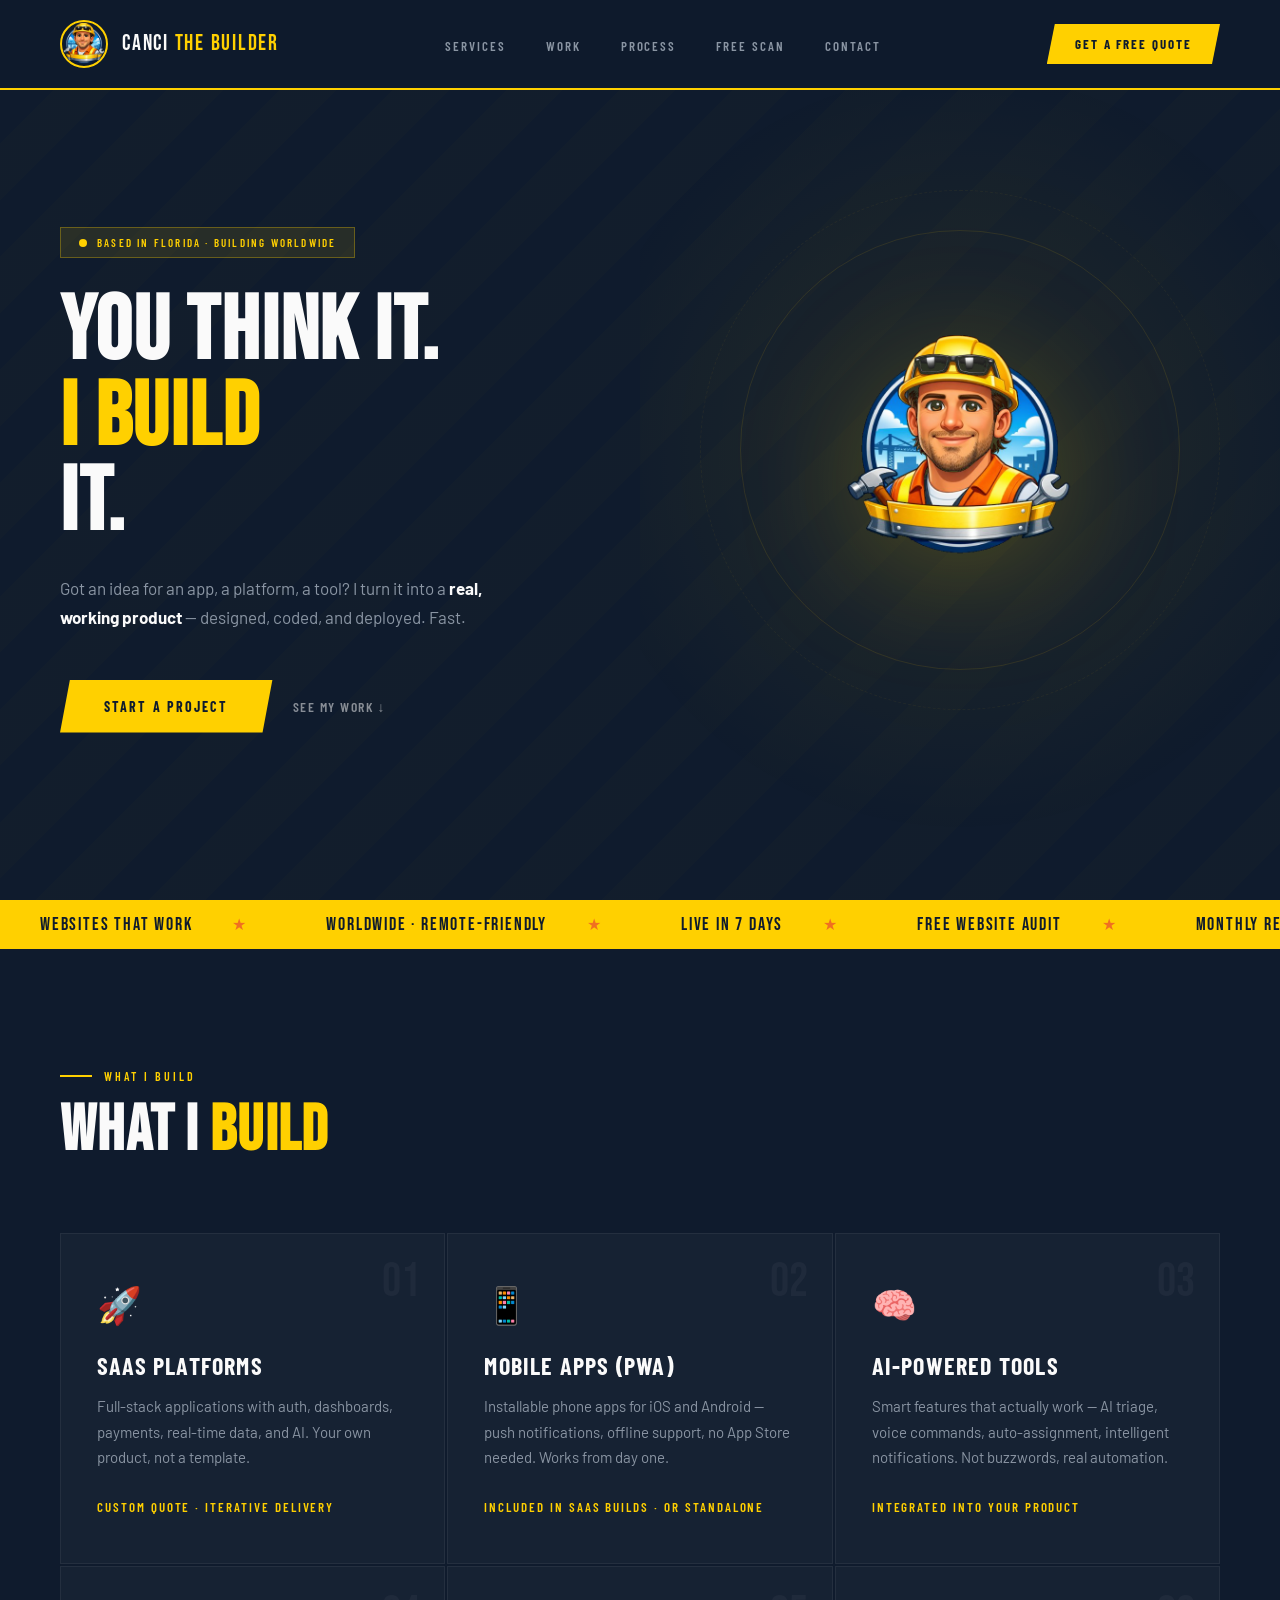
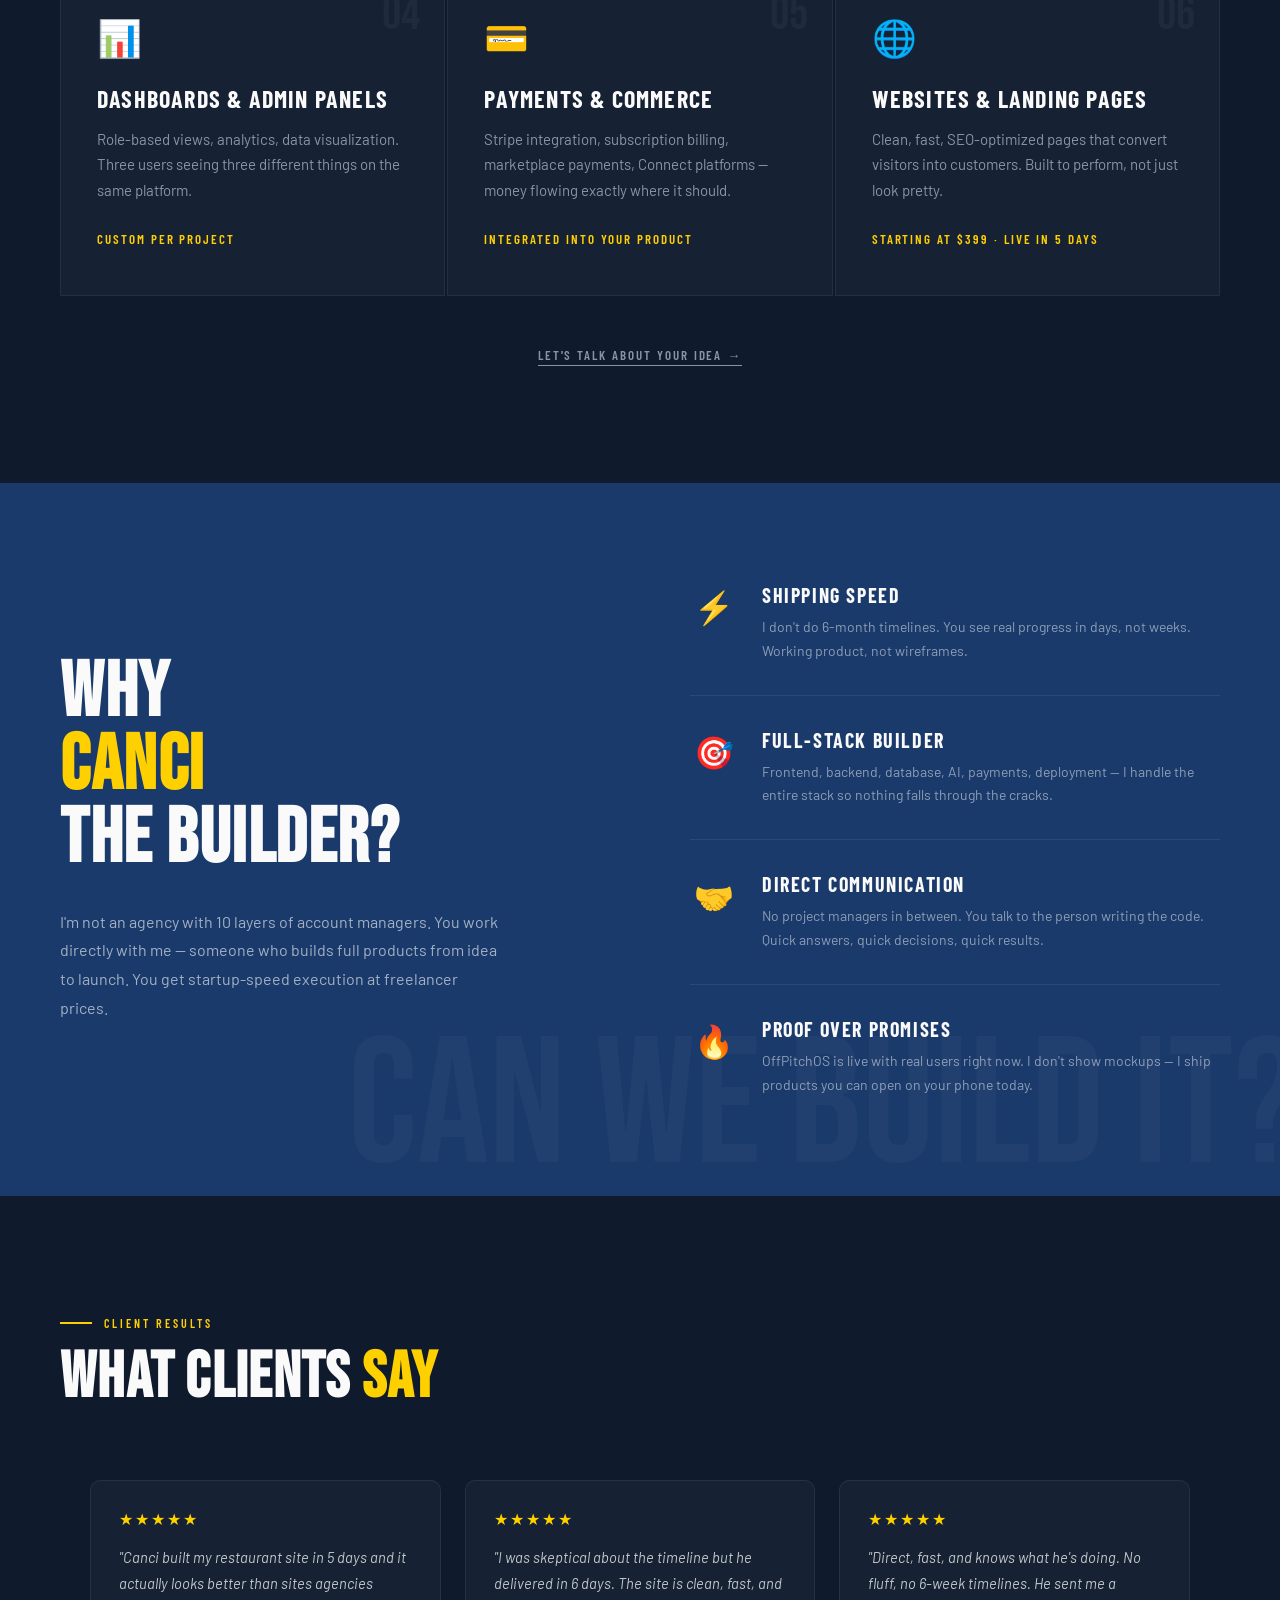
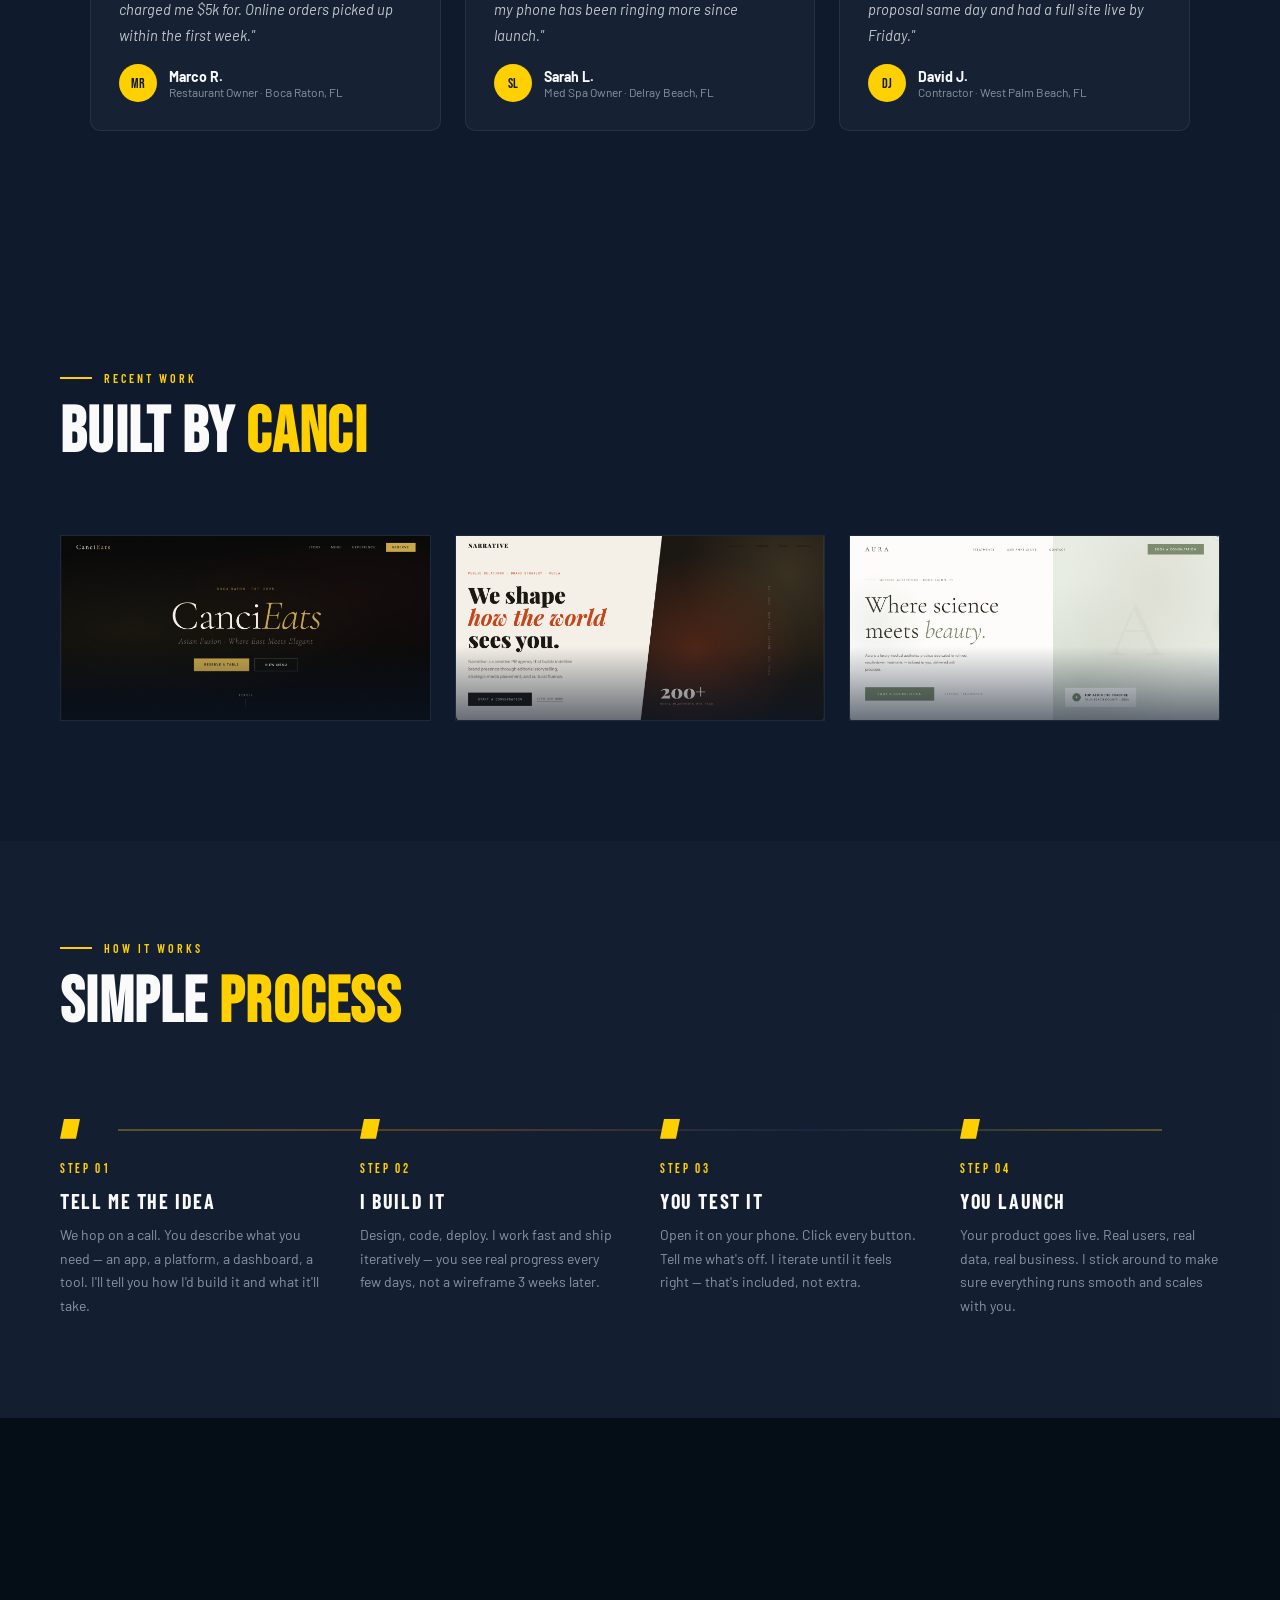
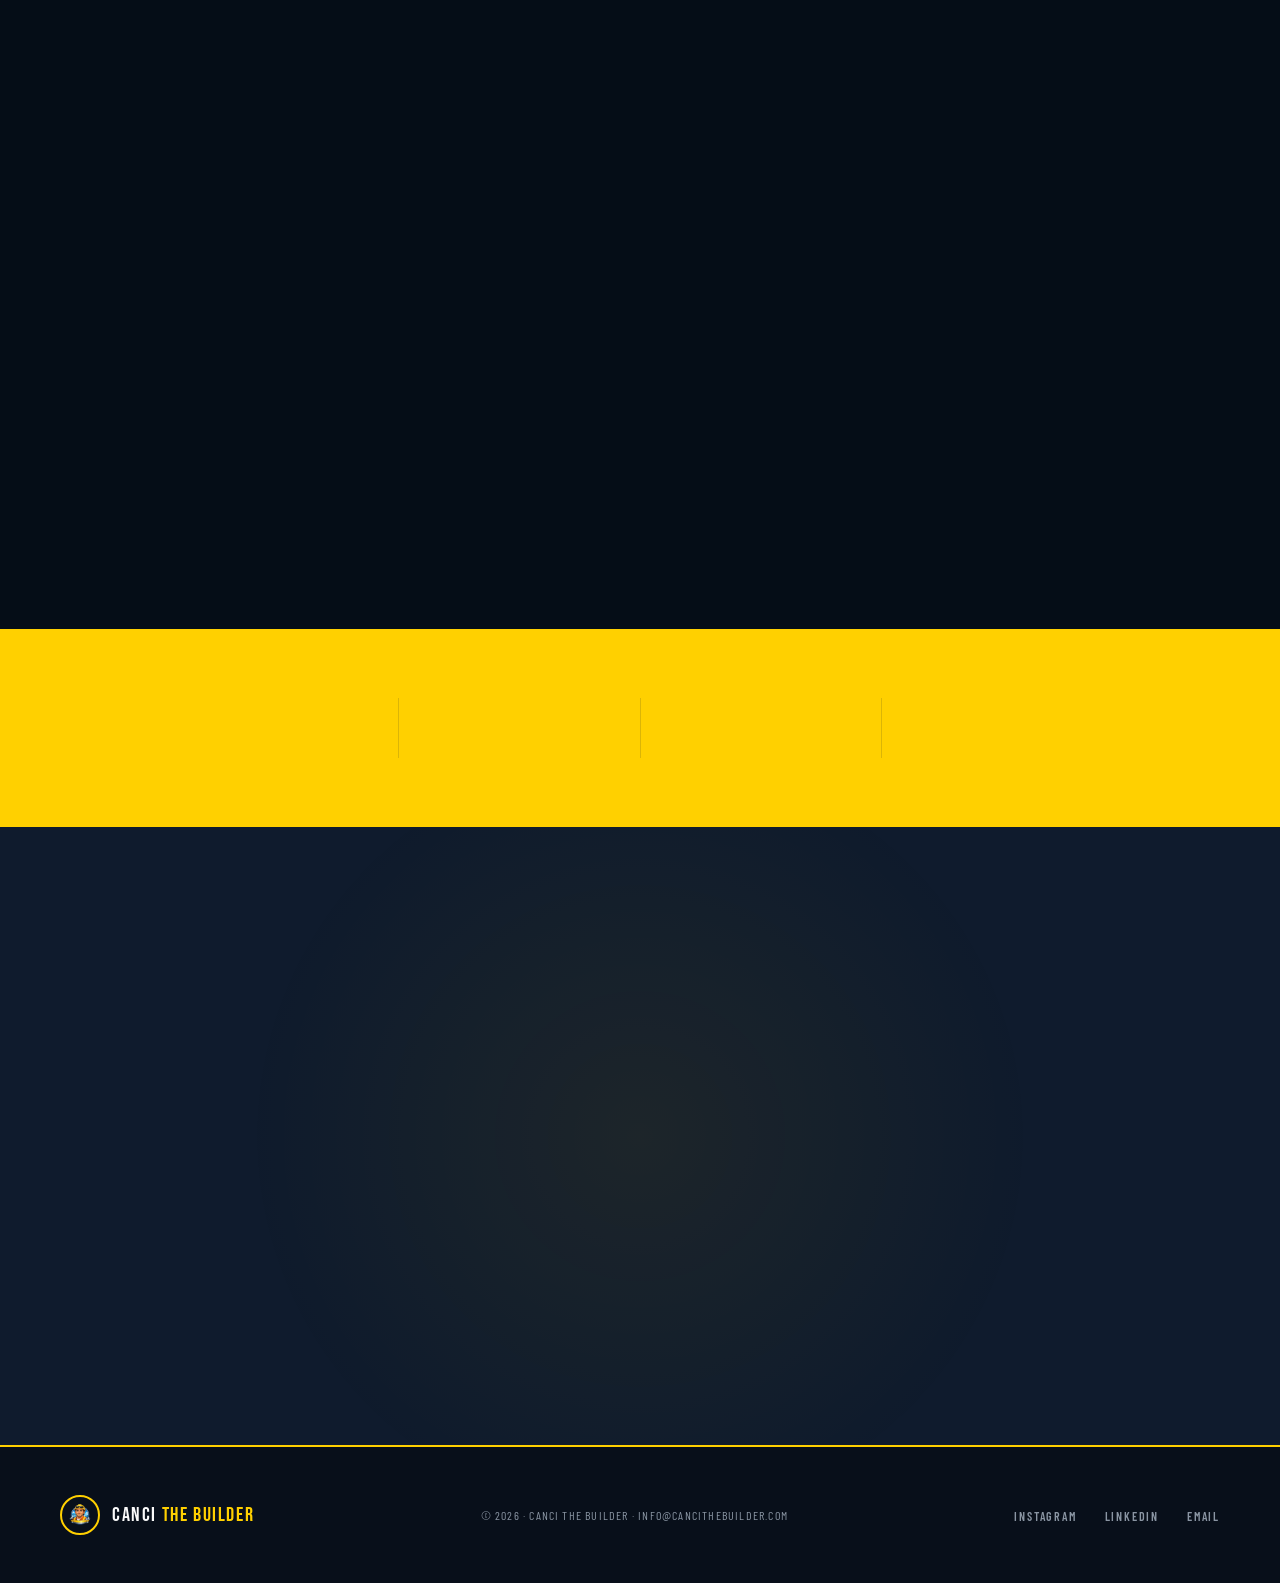
<file: scan.html>
<!DOCTYPE html>
<html lang="en">
<head>
  <!-- Google tag (gtag.js) -->
  <script async src="https://www.googletagmanager.com/gtag/js?id=G-XYY9YQW58B"></script>
  <script>
    window.dataLayer = window.dataLayer || [];
    function gtag(){dataLayer.push(arguments);}
    gtag('js', new Date());
    gtag('config', 'G-XYY9YQW58B');
  </script>
  <meta charset="UTF-8" />
  <meta name="viewport" content="width=device-width, initial-scale=1.0" />
  <title>Free Website Analysis — Cancilab by Canci The Builder</title>
  <meta name="description" content="Get a free AI-powered website analysis. See your score, discover what's costing you clients, and get a personalized action plan in under 60 seconds." />
  <meta property="og:title" content="Free Website Analysis — Cancilab" />
  <meta property="og:description" content="AI scans your site for conversion killers, SEO gaps, and performance issues. Free. No sign up." />
  <meta property="og:url" content="https://cancithebuilder.com/scan.html" />
  <link href="https://fonts.googleapis.com/css2?family=Bebas+Neue&family=Barlow:wght@400;500;600;700&family=Barlow+Condensed:wght@500;600;700&display=swap" rel="stylesheet">
  <style>
    * { box-sizing: border-box; margin: 0; padding: 0; }
    :root {
      --yellow: #FFD000;
      --orange: #F07020;
      --dark:   #0F1B2D;
      --darker: #091422;
      --white:  #FAFAFA;
      --gray:   #8A95A3;
      --card:   #132033;
      --border: #1E3050;
    }

    body {
      font-family: 'Barlow', sans-serif;
      background: var(--dark);
      color: var(--white);
      min-height: 100vh;
      background-image: repeating-linear-gradient(
        -45deg, transparent, transparent 40px,
        rgba(255,208,0,0.015) 40px, rgba(255,208,0,0.015) 41px
      );
    }

    /* ── Nav ── */
    nav {
      display: flex;
      align-items: center;
      justify-content: space-between;
      padding: 16px 48px;
      background: rgba(9,20,34,0.95);
      backdrop-filter: blur(10px);
      border-bottom: 2px solid var(--yellow);
      position: sticky; top: 0; z-index: 100;
    }
    .nav-logo {
      font-family: 'Bebas Neue', sans-serif;
      font-size: 1.4rem; letter-spacing: 2px; color: var(--white);
      text-decoration: none;
    }
    .nav-logo span { color: var(--yellow); }
    .nav-back {
      font-family: 'Barlow Condensed', sans-serif;
      font-size: 0.8rem; font-weight: 600; letter-spacing: 1.5px;
      text-transform: uppercase; color: var(--gray);
      text-decoration: none; transition: color 0.2s;
    }
    .nav-back:hover { color: var(--yellow); }

    /* ── Loading Screen ── */
    #loadingScreen {
      display: flex;
      flex-direction: column;
      align-items: center;
      justify-content: center;
      min-height: calc(100vh - 65px);
      padding: 48px 24px;
      text-align: center;
    }

    .scanning-domain {
      font-family: 'Barlow Condensed', sans-serif;
      font-size: 0.8rem; font-weight: 700;
      letter-spacing: 3px; text-transform: uppercase;
      color: var(--yellow); margin-bottom: 14px;
    }
    .loading-headline {
      font-family: 'Bebas Neue', sans-serif;
      font-size: clamp(2rem, 5vw, 3.2rem);
      letter-spacing: 3px; color: var(--white);
      line-height: 1; margin-bottom: 8px;
    }
    .loading-headline span { color: var(--yellow); }
    .loading-sub {
      font-size: 0.88rem; color: var(--gray);
      margin-bottom: 48px;
    }

    .nodes-wrap {
      display: flex;
      flex-direction: column;
      gap: 10px;
      width: 100%;
      max-width: 460px;
      text-align: left;
    }
    .node {
      display: flex;
      align-items: center;
      gap: 14px;
      padding: 12px 16px;
      background: rgba(255,255,255,0.02);
      border: 1px solid rgba(255,255,255,0.05);
      border-radius: 3px;
      opacity: 0.25;
      transition: opacity 0.4s, border-color 0.4s, background 0.4s;
    }
    .node.active {
      opacity: 1;
      border-color: rgba(255,208,0,0.3);
      background: rgba(255,208,0,0.04);
    }
    .node.done {
      opacity: 0.65;
      border-color: rgba(107,255,170,0.2);
      background: rgba(107,255,170,0.03);
    }
    .node-icon {
      font-size: 1.1rem; width: 36px; height: 36px;
      background: rgba(255,255,255,0.04);
      border-radius: 50%;
      display: flex; align-items: center; justify-content: center;
      flex-shrink: 0;
    }
    .node.active .node-icon { background: rgba(255,208,0,0.1); }
    .node.done .node-icon  { background: rgba(107,255,170,0.08); }
    .node-text { flex: 1; }
    .node-name {
      font-family: 'Barlow Condensed', sans-serif;
      font-size: 0.82rem; font-weight: 700; letter-spacing: 0.5px;
      color: var(--white); text-transform: uppercase; margin-bottom: 2px;
    }
    .node-desc { font-size: 0.72rem; color: var(--gray); }
    .node-status {
      font-family: 'Barlow Condensed', sans-serif;
      font-size: 0.7rem; font-weight: 700; letter-spacing: 1px;
      text-transform: uppercase; min-width: 52px; text-align: right;
    }
    .node:not(.active):not(.done) .node-status { color: transparent; }
    .node.active .node-status { color: var(--yellow); }
    .node.done   .node-status { color: #6bffaa; }
    @keyframes blink { 0%,100%{opacity:1} 50%{opacity:0.2} }
    .node.active .node-status::after { content:'...'; animation: blink 1s infinite; }

    /* ── Results ── */
    #resultsScreen {
      display: none;
      max-width: 1040px;
      margin: 0 auto;
      padding: 48px 24px 80px;
    }

    /* Score header */
    .results-top {
      text-align: center;
      margin-bottom: 32px;
    }
    .results-eyebrow {
      font-family: 'Barlow Condensed', sans-serif;
      font-size: 0.72rem; font-weight: 700; letter-spacing: 3px;
      text-transform: uppercase; color: var(--yellow); margin-bottom: 12px;
    }
    .results-headline {
      font-family: 'Bebas Neue', sans-serif;
      font-size: clamp(1.8rem, 4vw, 2.8rem);
      letter-spacing: 2px; color: var(--white); margin-bottom: 6px;
    }
    .results-headline span { color: #ff6b6b; }
    .results-domain {
      font-family: 'Barlow Condensed', sans-serif;
      font-size: 0.8rem; color: var(--gray); letter-spacing: 1px;
    }

    /* Score bar */
    .score-bar {
      display: flex; align-items: center; gap: 20px;
      background: var(--card);
      border: 1px solid var(--border);
      border-left: 3px solid var(--yellow);
      border-radius: 3px; padding: 18px 24px; margin-bottom: 24px;
    }
    .score-ring-wrap { position: relative; width: 140px; height: 140px; flex-shrink: 0; }
    .score-ring-wrap svg { transform: rotate(-90deg); filter: drop-shadow(0 0 12px rgba(255,107,107,0.4)); transition: filter 0.5s; }
    .score-ring-inner {
      position: absolute; inset: 0;
      display: flex; flex-direction: column;
      align-items: center; justify-content: center;
    }
    .snum { font-family: 'Bebas Neue', sans-serif; font-size: 3.2rem; color: #ff6b6b; line-height: 1; transition: color 0.5s; }
    .sden { font-family: 'Barlow Condensed', sans-serif; font-size: 0.7rem; color: var(--gray); letter-spacing: 1px; }
    .score-info h3 {
      font-family: 'Bebas Neue', sans-serif;
      font-size: 1.2rem; letter-spacing: 1.5px;
      color: var(--white); margin-bottom: 10px;
    }
    .score-info h3 span { color: #ff6b6b; }
    .score-cats { display: flex; flex-wrap: wrap; gap: 6px; }
    .scat {
      font-family: 'Barlow Condensed', sans-serif;
      font-size: 0.72rem; font-weight: 700; padding: 3px 10px; border-radius: 2px;
    }
    .scat.bad  { background: rgba(255,107,107,0.1); color: #ff6b6b; border: 1px solid rgba(255,107,107,0.2); }
    .scat.warn { background: rgba(240,112,32,0.1);  color: var(--orange); border: 1px solid rgba(240,112,32,0.2); }
    .scat.ok   { background: rgba(255,208,0,0.1);   color: var(--yellow); border: 1px solid rgba(255,208,0,0.2); }

    /* Two-col */
    .two-col {
      display: grid;
      grid-template-columns: 1fr 1fr;
      gap: 20px;
      margin-bottom: 24px;
    }
    @media (max-width: 720px) { .two-col { grid-template-columns: 1fr; } }

    .col-label {
      font-family: 'Barlow Condensed', sans-serif;
      font-size: 0.7rem; font-weight: 700; letter-spacing: 2px;
      text-transform: uppercase; margin-bottom: 10px;
      display: flex; align-items: center; gap: 8px;
    }
    .step-tag {
      background: var(--yellow); color: var(--dark);
      padding: 2px 7px; font-size: 0.6rem;
      clip-path: polygon(4px 0%, 100% 0%, calc(100% - 4px) 100%, 0% 100%);
    }
    .col-label.c1 { color: var(--white); }
    .col-label.c2 { color: var(--yellow); }

    /* Annotated card */
    .ann-card {
      background: var(--card); border: 1px solid var(--border);
      border-radius: 3px; overflow: hidden;
    }
    .browser-bar {
      background: var(--darker); padding: 8px 12px;
      display: flex; align-items: center; gap: 5px;
      border-bottom: 1px solid var(--border);
    }
    .bdot { width: 8px; height: 8px; border-radius: 50%; }
    .bdot.r { background: #ff5f57; } .bdot.y { background: #febc2e; } .bdot.g { background: #28c840; }
    .burl {
      flex: 1; background: rgba(0,0,0,0.3); border-radius: 3px;
      padding: 3px 10px; font-size: 0.68rem; color: #445;
      margin-left: 6px; font-family: 'Barlow Condensed', sans-serif;
    }
    .screenshot-wrap { background: #050d17; position: relative; }
    .site-screenshot { width: 100%; display: block; opacity: 0.75; }
    .issues-list {
      padding: 16px;
      background: rgba(0,0,0,0.25);
      border-top: 1px solid var(--border);
      display: flex; flex-direction: column; gap: 10px;
    }
    .issue-item {
      display: flex; gap: 14px; align-items: flex-start;
      background: rgba(255,255,255,0.02);
      border: 1px solid rgba(255,255,255,0.06);
      border-radius: 6px; padding: 14px 16px;
      transition: border-color 0.2s;
    }
    .issue-item.crit { border-left: 3px solid #ff4d4d; }
    .issue-item.warn { border-left: 3px solid var(--orange); }
    .issue-item.info { border-left: 3px solid var(--yellow); }
    .issue-item:hover { border-color: rgba(255,255,255,0.12); }
    .issue-icon {
      width: 28px; height: 28px; border-radius: 6px;
      font-size: 0.7rem; font-weight: 800;
      display: flex; align-items: center; justify-content: center;
      flex-shrink: 0; font-family: 'Barlow Condensed', sans-serif;
      letter-spacing: 0.5px;
    }
    .issue-icon.crit { background: rgba(255,77,77,0.15); color: #ff4d4d; }
    .issue-icon.warn { background: rgba(240,112,32,0.15); color: var(--orange); }
    .issue-icon.info { background: rgba(255,208,0,0.15); color: var(--yellow); }
    .issue-item h4 {
      font-family: 'Barlow', sans-serif;
      font-size: 0.88rem; font-weight: 700; color: var(--white);
      margin-bottom: 4px;
    }
    .issue-item p { font-size: 0.78rem; color: var(--gray); line-height: 1.6; }
    .issue-tag {
      display: inline-block; font-family: 'Barlow Condensed', sans-serif;
      font-size: 0.62rem; font-weight: 700; text-transform: uppercase;
      letter-spacing: 0.08em; padding: 2px 7px; border-radius: 3px;
      margin-bottom: 5px;
    }
    .issue-tag.crit { background: rgba(255,77,77,0.15); color: #ff4d4d; }
    .issue-tag.warn { background: rgba(240,112,32,0.15); color: var(--orange); }
    .issue-tag.info { background: rgba(255,208,0,0.15); color: var(--yellow); }


    /* ── Redesign Card ───────────────────────────── */
    .redesign-card {
      background: var(--card); border: 1px solid var(--border);
      border-top: 2px solid var(--yellow); border-radius: 3px; overflow: hidden;
    }
    .redesign-header {
      display: flex; justify-content: space-between; align-items: center;
      padding: 14px 18px; background: var(--darker);
      border-bottom: 1px solid var(--border);
    }
    .redesign-header h4 {
      font-family: 'Bebas Neue', sans-serif;
      font-size: 1rem; letter-spacing: 1.5px; color: var(--white);
    }
    .redesign-list { padding: 12px; display: flex; flex-direction: column; gap: 10px; }
    .redesign-item {
      border: 1px solid rgba(255,255,255,0.06); border-radius: 6px; overflow: hidden;
    }
    .redesign-section {
      font-family: 'Barlow Condensed', sans-serif; font-size: 0.7rem;
      font-weight: 700; text-transform: uppercase; letter-spacing: 2px;
      color: var(--yellow); padding: 6px 12px;
      background: rgba(255,208,0,0.05); border-bottom: 1px solid rgba(255,255,255,0.06);
    }
    .redesign-row { display: grid; grid-template-columns: 1fr 1fr; }
    .redesign-before { padding: 10px 12px; border-right: 1px solid rgba(255,255,255,0.06); }
    .redesign-after { padding: 10px 12px; background: rgba(255,208,0,0.03); }
    .rd-label {
      display: inline-block; font-family: 'Barlow Condensed', sans-serif;
      font-size: 0.6rem; font-weight: 700; text-transform: uppercase;
      letter-spacing: 1px; padding: 2px 6px; border-radius: 2px; margin-bottom: 5px;
    }
    .rd-label.before { background: rgba(255,77,77,0.15); color: #ff6b6b; }
    .rd-label.after { background: rgba(107,255,170,0.15); color: #6bffaa; }
    .redesign-before p, .redesign-after p {
      font-size: 0.72rem; color: rgba(255,255,255,0.6); line-height: 1.5;
    }
    .redesign-after p { color: rgba(255,255,255,0.85); }
    .redesign-lock {
      text-align: center; padding: 18px; border-top: 1px solid var(--border);
      background: var(--darker);
    }
    .redesign-lock p { font-size: 0.78rem; color: var(--gray); margin-bottom: 4px; }
    @media (max-width: 500px) { .redesign-row { grid-template-columns: 1fr; } .redesign-before { border-right: none; border-bottom: 1px solid rgba(255,255,255,0.06); } }

    /* Wireframe */
    .wf-card {
      background: var(--card);
      border: 1px solid var(--border);
      border-top: 2px solid var(--yellow);
      border-radius: 3px; overflow: hidden; position: relative;
    }
    .wf-card::after {
      content: ''; position: absolute;
      bottom: 0; left: 0; right: 0; height: 70px;
      background: linear-gradient(to bottom, transparent, var(--dark));
      pointer-events: none; z-index: 5;
    }
    .wf-head {
      display: flex; justify-content: space-between; align-items: center;
      padding: 12px 16px; background: var(--darker);
      border-bottom: 1px solid var(--border);
    }
    .wf-head h4 {
      font-family: 'Bebas Neue', sans-serif;
      font-size: 1rem; letter-spacing: 1.5px;
    }
    .wf-head p { font-size: 0.68rem; color: var(--gray); }
    .wf-badge {
      font-family: 'Barlow Condensed', sans-serif;
      font-size: 0.65rem; font-weight: 700; letter-spacing: 1px;
      text-transform: uppercase; background: rgba(255,208,0,0.1);
      color: var(--yellow); border: 1px solid rgba(255,208,0,0.3);
      padding: 2px 8px; border-radius: 2px;
    }
    .wf-body { display: grid; grid-template-columns: 1fr 1fr; gap: 12px; padding: 14px; }
    .wf-col-lbl {
      font-family: 'Barlow Condensed', sans-serif;
      font-size: 0.62rem; font-weight: 700;
      letter-spacing: 1.5px; text-transform: uppercase; margin-bottom: 6px;
    }
    .wf-col-lbl.new { color: var(--yellow); }
    .wf-col-lbl.old { color: #ff6b6b; }
    .wf-frame {
      background: rgba(0,0,0,0.3); border: 1px dashed rgba(255,255,255,0.07);
      border-radius: 3px; padding: 10px;
    }
    .wf-frame.old { border-color: rgba(255,77,77,0.15); opacity: 0.5; }
    .wb { background: rgba(255,255,255,0.06); border-radius: 2px; margin-bottom: 5px; }
    .wb.xs  { height: 7px; width: 30%; }
    .wb.sm  { height: 12px; width: 75%; }
    .wb.md  { height: 24px; }
    .wb.lg  { height: 40px; }
    .wb.btn { height: 18px; width: 38%; background: rgba(255,208,0,0.2); border: 1px solid rgba(255,208,0,0.4); }
    .wb.acc { background: rgba(255,208,0,0.08); border: 1px solid rgba(255,208,0,0.15); height: 16px; }
    .wb-old { background: rgba(255,77,77,0.08); border-radius: 2px; margin-bottom: 5px; }
    .wb-old.sm  { height: 12px; width: 70%; }
    .wb-old.md  { height: 24px; }
    .wb-old.lg  { height: 40px; }
    .wb-old.btn { height: 18px; width: 38%; }
    .wf-note { font-size: 0.62rem; font-style: italic; margin-top: 6px; padding-top: 6px; border-top: 1px solid rgba(255,255,255,0.06); line-height: 1.5; }
    .wf-note.new { color: var(--yellow); }
    .wf-note.old { color: #ff6b6b; }
    .wf-g { display: grid; grid-template-columns: 1fr 1fr 1fr; gap: 4px; margin-bottom: 5px; }
    .wf-gc { background: rgba(255,255,255,0.06); border-radius: 2px; height: 32px; }
    .wf-cal {
      background: rgba(255,208,0,0.05); border: 1px dashed rgba(255,208,0,0.2);
      border-radius: 2px; height: 28px; margin-bottom: 5px;
      display: flex; align-items: center; justify-content: center;
    }
    .wf-cal span { font-family: 'Barlow Condensed', sans-serif; font-size: 0.55rem; color: rgba(255,208,0,0.4); letter-spacing: 1px; text-transform: uppercase; }
    .wf-lock {
      padding: 12px 16px; border-top: 1px solid var(--border);
      text-align: center; background: rgba(0,0,0,0.2);
      position: relative; z-index: 10;
    }
    .wf-lock p { font-size: 0.72rem; color: var(--gray); }
    .wf-lock strong { color: var(--yellow); font-family: 'Barlow Condensed', sans-serif; }

    /* CTA */
    .results-cta {
      background: var(--card);
      border: 1px solid var(--border);
      border-top: 2px solid var(--yellow);
      border-radius: 3px; padding: 40px 32px;
      text-align: center; position: relative; overflow: hidden;
    }
    .results-cta::before {
      content: ''; position: absolute;
      top: -50px; left: 50%; transform: translateX(-50%);
      width: 400px; height: 150px;
      background: radial-gradient(ellipse, rgba(255,208,0,0.06) 0%, transparent 70%);
      pointer-events: none;
    }
    .rc-eyebrow {
      font-family: 'Barlow Condensed', sans-serif;
      font-size: 0.7rem; font-weight: 700; letter-spacing: 3px;
      text-transform: uppercase; color: var(--yellow); margin-bottom: 12px;
    }
    .results-cta h2 {
      font-family: 'Bebas Neue', sans-serif;
      font-size: clamp(1.6rem, 3vw, 2.2rem);
      letter-spacing: 2px; color: var(--white); margin-bottom: 10px;
    }
    .results-cta p {
      font-size: 0.88rem; color: var(--gray);
      max-width: 420px; margin: 0 auto 24px; line-height: 1.7;
    }
    .btn-book {
      background: var(--yellow); color: var(--dark); border: none;
      padding: 14px 40px;
      font-family: 'Barlow Condensed', sans-serif;
      font-size: 0.9rem; font-weight: 700; letter-spacing: 2px;
      text-transform: uppercase; cursor: pointer;
      clip-path: polygon(10px 0%, 100% 0%, calc(100% - 10px) 100%, 0% 100%);
      transition: background 0.2s; display: inline-block;
      text-decoration: none; margin-bottom: 12px;
    }
    .btn-book:hover { background: var(--orange); color: var(--white); }
    .btn-book-sub { font-size: 0.68rem; color: rgba(255,255,255,0.2); font-family: 'Barlow Condensed', sans-serif; letter-spacing: 0.5px; }
    .cta-trust { display: flex; gap: 24px; justify-content: center; flex-wrap: wrap; margin-top: 20px; }
    .cta-trust span { font-family: 'Barlow Condensed', sans-serif; font-size: 0.78rem; font-weight: 600; color: rgba(255,255,255,0.5); letter-spacing: 0.5px; }

    /* ── Revenue Impact ── */
    .revenue-bar {
      background: var(--card); border: 1px solid var(--border);
      border-left: 3px solid var(--orange);
      border-radius: 3px; padding: 20px 24px;
      display: flex; align-items: center; gap: 20px;
      margin-bottom: 24px;
    }
    .revenue-icon { font-size: 2rem; flex-shrink: 0; }
    .revenue-text h4 {
      font-family: 'Bebas Neue', sans-serif;
      font-size: 1.1rem; letter-spacing: 1.5px; color: var(--white); margin-bottom: 4px;
    }
    .revenue-text p { font-size: 0.82rem; color: var(--gray); line-height: 1.6; }
    .revenue-text strong { color: var(--orange); }
    .revenue-stat {
      text-align: center; flex-shrink: 0;
      background: rgba(240,112,32,0.08);
      border: 1px solid rgba(240,112,32,0.2);
      border-radius: 3px; padding: 12px 20px;
    }
    .revenue-stat .rs-num {
      font-family: 'Bebas Neue', sans-serif;
      font-size: 2rem; color: var(--orange); line-height: 1;
    }
    .revenue-stat .rs-label {
      font-family: 'Barlow Condensed', sans-serif;
      font-size: 0.65rem; font-weight: 700;
      letter-spacing: 1px; text-transform: uppercase; color: var(--gray);
    }

    /* ── Quick Wins ── */
    .quick-wins {
      background: var(--card); border: 1px solid var(--border);
      border-left: 3px solid #6bffaa;
      border-radius: 3px; padding: 20px 24px; margin-bottom: 24px;
    }
    .qw-header {
      display: flex; align-items: center; gap: 10px; margin-bottom: 14px;
    }
    .qw-header h4 {
      font-family: 'Bebas Neue', sans-serif;
      font-size: 1.1rem; letter-spacing: 1.5px; color: var(--white);
    }
    .qw-tag {
      font-family: 'Barlow Condensed', sans-serif;
      font-size: 0.65rem; font-weight: 700; letter-spacing: 1px;
      text-transform: uppercase; background: rgba(107,255,170,0.1);
      color: #6bffaa; border: 1px solid rgba(107,255,170,0.25);
      padding: 2px 8px; border-radius: 2px;
    }
    .qw-list { display: flex; flex-direction: column; gap: 8px; }
    .qw-item {
      display: flex; align-items: flex-start; gap: 12px;
      background: rgba(107,255,170,0.04);
      border: 1px solid rgba(107,255,170,0.1);
      border-radius: 2px; padding: 10px 14px;
    }
    .qw-check {
      width: 20px; height: 20px; border-radius: 50%;
      background: rgba(107,255,170,0.15); border: 1px solid rgba(107,255,170,0.3);
      color: #6bffaa; font-size: 0.7rem; font-weight: 800;
      display: flex; align-items: center; justify-content: center; flex-shrink: 0;
    }
    .qw-item h5 {
      font-family: 'Barlow Condensed', sans-serif;
      font-size: 0.78rem; font-weight: 700; color: var(--white);
      margin-bottom: 2px; letter-spacing: 0.3px;
    }
    .qw-item p { font-size: 0.68rem; color: var(--gray); line-height: 1.5; }
    .qw-time {
      font-family: 'Barlow Condensed', sans-serif;
      font-size: 0.62rem; font-weight: 700; letter-spacing: 1px;
      text-transform: uppercase; color: #6bffaa; margin-top: 3px;
    }

    /* ── Case Study ── */
    .case-study {
      background: var(--card); border: 1px solid var(--border);
      border-radius: 3px; overflow: hidden; margin-bottom: 24px;
    }
    .cs-header {
      background: var(--darker); padding: 14px 20px;
      border-bottom: 1px solid var(--border);
      display: flex; align-items: center; justify-content: space-between;
    }
    .cs-header h4 {
      font-family: 'Bebas Neue', sans-serif;
      font-size: 1rem; letter-spacing: 1.5px; color: var(--white);
    }
    .cs-header p { font-size: 0.68rem; color: var(--gray); }
    .cs-tag {
      font-family: 'Barlow Condensed', sans-serif;
      font-size: 0.65rem; font-weight: 700; letter-spacing: 1px;
      text-transform: uppercase; background: rgba(255,208,0,0.1);
      color: var(--yellow); border: 1px solid rgba(255,208,0,0.25);
      padding: 2px 8px; border-radius: 2px;
    }
    .cs-body {
      display: grid; grid-template-columns: 1fr 1fr 1fr; gap: 0;
    }
    @media (max-width: 600px) { .cs-body { grid-template-columns: 1fr; } }
    .cs-col {
      padding: 18px 20px;
      border-right: 1px solid var(--border);
    }
    .cs-col:last-child { border-right: none; }
    .cs-col-label {
      font-family: 'Barlow Condensed', sans-serif;
      font-size: 0.62rem; font-weight: 700; letter-spacing: 2px;
      text-transform: uppercase; margin-bottom: 8px;
    }
    .cs-col-label.before { color: #ff6b6b; }
    .cs-col-label.after  { color: #6bffaa; }
    .cs-col-label.result { color: var(--yellow); }
    .cs-col p { font-size: 0.75rem; color: var(--gray); line-height: 1.6; }
    .cs-stat {
      font-family: 'Bebas Neue', sans-serif;
      font-size: 2rem; letter-spacing: 1px; line-height: 1; margin-bottom: 4px;
    }
    .cs-stat.green { color: #6bffaa; }
    .cs-stat-label { font-size: 0.68rem; color: var(--gray); }

    /* ── Testimonials ── */
    .testimonials { margin-bottom: 24px; }
    .testimonials h4 {
      font-family: 'Bebas Neue', sans-serif;
      font-size: 1rem; letter-spacing: 1.5px; color: var(--white);
      text-align: center; margin-bottom: 14px;
    }
    .testi-grid {
      display: grid; grid-template-columns: 1fr 1fr 1fr; gap: 12px;
    }
    @media (max-width: 600px) { .testi-grid { grid-template-columns: 1fr; } }
    .testi-card {
      background: var(--card); border: 1px solid var(--border);
      border-radius: 3px; padding: 16px;
    }
    .testi-stars { color: var(--yellow); font-size: 0.75rem; margin-bottom: 8px; letter-spacing: 2px; }
    .testi-quote { font-size: 0.78rem; color: var(--white); line-height: 1.6; margin-bottom: 12px; font-style: italic; }
    .testi-author { display: flex; align-items: center; gap: 10px; }
    .testi-avatar {
      width: 32px; height: 32px; border-radius: 50%;
      background: linear-gradient(135deg, var(--yellow), var(--orange));
      display: flex; align-items: center; justify-content: center;
      font-family: 'Bebas Neue', sans-serif; font-size: 0.85rem; color: var(--dark);
      flex-shrink: 0;
    }
    .testi-name {
      font-family: 'Barlow Condensed', sans-serif;
      font-size: 0.72rem; font-weight: 700; color: var(--white); letter-spacing: 0.5px;
    }
    .testi-biz { font-size: 0.62rem; color: var(--gray); }

    /* ── Email Capture ── */
    .email-capture {
      background: rgba(255,208,0,0.04);
      border: 1px solid rgba(255,208,0,0.2);
      border-radius: 3px; padding: 24px;
      text-align: center; margin-bottom: 24px;
    }
    .email-capture h4 {
      font-family: 'Bebas Neue', sans-serif;
      font-size: 1.1rem; letter-spacing: 1.5px; color: var(--white); margin-bottom: 6px;
    }
    .email-capture p { font-size: 0.8rem; color: var(--gray); margin-bottom: 16px; }
    .email-form { display: flex; max-width: 420px; margin: 0 auto; }
    .email-input {
      flex: 1; background: var(--card); border: 1px solid var(--border);
      border-right: none; color: var(--white);
      font-family: 'Barlow', sans-serif; font-size: 0.85rem;
      padding: 11px 14px; outline: none;
    }
    .email-input::placeholder { color: #445; }
    .email-btn {
      background: var(--yellow); color: var(--dark); border: none;
      padding: 11px 20px;
      font-family: 'Barlow Condensed', sans-serif;
      font-size: 0.8rem; font-weight: 700; letter-spacing: 1.5px;
      text-transform: uppercase; cursor: pointer;
      clip-path: polygon(6px 0%, 100% 0%, calc(100% - 6px) 100%, 0% 100%);
      transition: background 0.15s;
    }
    .email-btn:hover { background: var(--orange); color: var(--white); }
    .email-confirm { font-family: 'Barlow Condensed', sans-serif; font-size: 0.75rem; color: #6bffaa; margin-top: 10px; display: none; }

    /* ── Urgency ── */
    .urgency-bar {
      background: rgba(255,77,77,0.06);
      border: 1px solid rgba(255,77,77,0.2);
      border-radius: 3px; padding: 14px 20px;
      display: flex; align-items: center; justify-content: space-between;
      gap: 16px; margin-bottom: 24px; flex-wrap: wrap;
    }
    .urgency-left { display: flex; align-items: center; gap: 12px; }
    .urgency-dot {
      width: 10px; height: 10px; border-radius: 50%;
      background: #ff4d4d; flex-shrink: 0;
      animation: pulse-red 1.5s infinite;
    }
    @keyframes pulse-red {
      0%,100% { box-shadow: 0 0 0 0 rgba(255,77,77,0.4); }
      50% { box-shadow: 0 0 0 6px rgba(255,77,77,0); }
    }
    .urgency-text {
      font-family: 'Barlow Condensed', sans-serif;
      font-size: 0.82rem; font-weight: 700;
      letter-spacing: 0.5px; color: var(--white);
    }
    .urgency-text span { color: #ff6b6b; }
    .urgency-slots { display: flex; gap: 6px; }
    .slot {
      width: 14px; height: 14px; border-radius: 2px;
      background: rgba(255,77,77,0.3); border: 1px solid rgba(255,77,77,0.4);
    }
    .slot.taken { background: #ff4d4d; }

    /* ── PDF ── */
    .btn-pdf {
      background: transparent; color: var(--gray);
      border: 1px solid var(--border); padding: 10px 20px;
      font-family: 'Barlow Condensed', sans-serif;
      font-size: 0.78rem; font-weight: 700; letter-spacing: 1.5px;
      text-transform: uppercase; cursor: pointer;
      border-radius: 2px; transition: all 0.2s; margin-top: 12px;
    }
    .btn-pdf:hover { border-color: var(--yellow); color: var(--yellow); }

    /* Print styles for PDF */
    
    /* ── Mobile ─────────────────────────────────── */
    @media (max-width: 600px) {
      .results-wrap { padding: 16px; }
      .results-headline { font-size: 1.1rem; }
      .score-block { flex-direction: column; align-items: center; text-align: center; gap: 20px; }
      .score-cats { justify-content: center; }
      .score-ring-wrap { width: 120px; height: 120px; }
      .score-ring-wrap svg { width: 120px; height: 120px; }
      .snum { font-size: 2.6rem; }
      .results-cta h2 { font-size: 1.6rem; }
      .btn-book { padding: 14px 28px; font-size: 0.85rem; }
      .cta-trust { gap: 12px; }
      .email-form { flex-direction: column; }
      .email-input, .email-btn { width: 100%; }
    }

    @media print {
      nav, .scan-again, .urgency-bar, .email-capture, .btn-pdf, .btn-book { display: none !important; }
      body { background: #fff !important; color: #000 !important; }
      #resultsScreen { padding: 20px !important; }
    }

    /* ── Scan again ── */
    /* Scan again */
    .scan-again {
      text-align: center; margin-top: 48px; padding: 32px 24px; border-top: 1px solid rgba(255,255,255,0.06);
    }
    .scan-again h4 { font-family: 'Barlow Condensed', sans-serif; font-size: 1rem; font-weight: 700; color: var(--white); letter-spacing: 1px; margin-bottom: 4px; text-transform: uppercase; }
    .scan-again-form { display: flex; max-width: 460px; margin: 12px auto 0; }
    .scan-again-input {
      flex: 1; background: var(--card); border: 1px solid var(--border);
      border-right: none; color: var(--white);
      font-family: 'Barlow', sans-serif; font-size: 0.85rem;
      padding: 10px 14px; outline: none;
    }
    .scan-again-input::placeholder { color: #445; }
    .scan-again-btn {
      background: rgba(255,208,0,0.15); color: var(--yellow);
      border: 1px solid rgba(255,208,0,0.3); border-left: none;
      padding: 10px 20px;
      font-family: 'Barlow Condensed', sans-serif;
      font-size: 0.8rem; font-weight: 700; letter-spacing: 1.5px;
      text-transform: uppercase; cursor: pointer;
      transition: background 0.2s;
    }
    .scan-again-btn:hover { background: rgba(255,208,0,0.25); }
    .scan-again p {
      font-family: 'Barlow Condensed', sans-serif;
      font-size: 0.72rem; color: var(--gray); letter-spacing: 1px;
    }

    /* ── Share ── */
    .share-row {
      display: flex; align-items: center; gap: 10px;
      justify-content: center; flex-wrap: wrap; margin-top: 20px;
    }
    .share-label {
      font-family: 'Barlow Condensed', sans-serif;
      font-size: 0.7rem; font-weight: 700; letter-spacing: 1.5px;
      text-transform: uppercase; color: var(--gray);
    }
    .share-btn {
      padding: 7px 16px; border-radius: 2px; cursor: pointer;
      font-family: 'Barlow Condensed', sans-serif;
      font-size: 0.72rem; font-weight: 700; letter-spacing: 1.2px;
      text-transform: uppercase; transition: all 0.2s; border: 1px solid;
    }
    .share-wa { background: rgba(37,211,102,0.12); color: #25D366; border-color: rgba(37,211,102,0.3); }
    .share-wa:hover { background: rgba(37,211,102,0.22); }
    .share-sms { background: rgba(0,122,255,0.12); color: #007AFF; border-color: rgba(0,122,255,0.3); }
    .share-sms:hover { background: rgba(0,122,255,0.22); }
    .share-copy { background: rgba(255,255,255,0.06); color: var(--gray); border-color: var(--border); }
    .share-copy:hover { border-color: var(--yellow); color: var(--yellow); }

    /* ── Competitor scan ── */
    .competitor-scan {
      text-align: center; margin-top: 48px; padding: 32px 24px;
      border-top: 1px solid rgba(255,255,255,0.06);
    }
    .competitor-scan h4 {
      font-family: 'Barlow Condensed', sans-serif; font-size: 1rem; font-weight: 700;
      color: var(--white); letter-spacing: 1px; margin-bottom: 4px; text-transform: uppercase;
    }
    .competitor-scan p {
      font-family: 'Barlow Condensed', sans-serif;
      font-size: 0.72rem; color: var(--gray); letter-spacing: 1px;
    }
    .comp-eyebrow {
      display: inline-block; background: rgba(240,112,32,0.15);
      color: var(--orange); border: 1px solid rgba(240,112,32,0.3);
      font-family: 'Barlow Condensed', sans-serif; font-size: 0.65rem;
      font-weight: 700; letter-spacing: 2px; text-transform: uppercase;
      padding: 2px 10px; border-radius: 2px; margin-bottom: 8px;
    }
    .comp-comparison {
      display: flex; align-items: center; justify-content: center;
      gap: 20px; margin-top: 20px; flex-wrap: wrap;
    }
    .comp-site {
      background: var(--card); border: 1px solid var(--border);
      padding: 16px 28px; border-radius: 4px; text-align: center;
      min-width: 120px; transition: border-color 0.2s;
    }
    .comp-site.comp-winner { border-color: var(--yellow); }
    .comp-site-name {
      font-family: 'Barlow Condensed', sans-serif; font-size: 0.72rem;
      color: var(--gray); letter-spacing: 1px; text-transform: uppercase; margin-bottom: 6px;
    }
    .comp-site-score {
      font-family: 'Bebas Neue', sans-serif; font-size: 2.4rem;
      color: var(--white); line-height: 1;
    }
    .comp-site.comp-winner .comp-site-score { color: var(--yellow); }
    .comp-vs {
      font-family: 'Bebas Neue', sans-serif; font-size: 1.4rem;
      color: var(--gray); letter-spacing: 2px;
    }
    .comp-verdict {
      margin-top: 16px; font-family: 'Barlow', sans-serif;
      font-size: 0.85rem; color: var(--white); font-style: italic;
    }
    .comp-scanning { color: var(--gray); font-family: 'Barlow', sans-serif; font-size: 0.8rem; margin-top: 14px; }
  </style>
</head>
<body>

<nav>
  <a class="nav-logo" href="index.html">Canci<span>lab</span></a>
  <a class="nav-back" href="index.html">← Back to Site</a>
</nav>

<!-- Loading -->
<div id="loadingScreen">
  <div class="scanning-domain">Scanning <span id="scanDomain"></span></div>
  <div class="loading-headline">Running <span>AI</span> Diagnostics...</div>
  <p class="loading-sub">This takes about 20–40 seconds. Please don't close this tab.</p>

  <div class="nodes-wrap">
    <div class="node" id="node-0">
      <div class="node-icon">🔗</div>
      <div class="node-text">
        <div class="node-name">URL Validator</div>
        <div class="node-desc">Verifying your site is reachable</div>
      </div>
      <div class="node-status">Waiting</div>
    </div>
    <div class="node" id="node-1">
      <div class="node-icon">⚡</div>
      <div class="node-text">
        <div class="node-name">PageSpeed API</div>
        <div class="node-desc">Performance, SEO &amp; Core Web Vitals</div>
      </div>
      <div class="node-status">Waiting</div>
    </div>
    <div class="node" id="node-2">
      <div class="node-icon">📄</div>
      <div class="node-text">
        <div class="node-name">HTML Fetcher</div>
        <div class="node-desc">Reading headlines, CTAs &amp; copy</div>
      </div>
      <div class="node-status">Waiting</div>
    </div>
<div class="node" id="node-4">
      <div class="node-icon">🤖</div>
      <div class="node-text">
        <div class="node-name">Claude AI Analysis</div>
        <div class="node-desc">Identifying bottlenecks &amp; scoring your site</div>
      </div>
      <div class="node-status">Waiting</div>
    </div>
    <div class="node" id="node-5">
      <div class="node-icon">📊</div>
      <div class="node-text">
        <div class="node-name">Report Builder</div>
        <div class="node-desc">Generating your personalized report</div>
      </div>
      <div class="node-status">Waiting</div>
    </div>
  </div>
</div>

<!-- Results -->
<div id="resultsScreen">

  <div class="results-top">
    <div class="results-eyebrow">AI Website Analysis Complete</div>
    <div class="results-headline">We Found <span id="issueCount">0</span> Issues Holding Your Site Back</div>
    <div class="results-domain" id="resultsDomain"></div>
  </div>

  <div class="score-bar">
    <div class="score-ring-wrap">
      <svg width="140" height="140" viewBox="0 0 140 140">
        <circle cx="70" cy="70" r="58" fill="none" stroke="rgba(255,255,255,0.07)" stroke-width="9"/>
        <circle id="scoreArc" cx="70" cy="70" r="58" fill="none" stroke="#ff6b6b" stroke-width="9"
          stroke-dasharray="364.4" stroke-dashoffset="255" stroke-linecap="round" style="transition: stroke-dashoffset 1.2s cubic-bezier(0.4,0,0.2,1), stroke 0.5s;"/>
      </svg>
      <div class="score-ring-inner">
        <span class="snum" id="overallScore">—</span>
        <span class="sden">/100</span>
      </div>
    </div>
    <div class="score-info">
      <h3>Conversion Health — <span id="scoreLabel">—</span></h3>
      <div class="score-cats">
        <div class="scat bad">Performance <span id="perfScore">—</span></div>
        <div class="scat bad">SEO <span id="seoScore">—</span></div>
        <div class="scat warn">Design/UX <span id="uxScore">—</span></div>
        <div class="scat bad">Copywriting <span id="copyScore">—</span></div>
        <div class="scat warn">Conversion <span id="convScore">—</span></div>
      </div>
    </div>
  </div>

  <div class="two-col">
    <!-- Annotated -->
    <div>
      <div class="col-label c1"><span class="step-tag">Step 1</span> Here's exactly what's broken</div>
      <div class="ann-card">
        <div class="browser-bar">
          <div class="bdot r"></div><div class="bdot y"></div><div class="bdot g"></div>
          <div class="burl" id="annUrl"></div>
        </div>
        <div class="screenshot-wrap">
          <img class="site-screenshot" id="siteScreenshot" src="" alt="" style="display:none;" onerror="this.style.display='none'" />
        </div>
        <div class="issues-list" id="issuesList"></div>
      </div>
    </div>

    <!-- Redesign Suggestions -->
    <div>
      <div class="col-label c2"><span class="step-tag">Step 2</span> What it could look like</div>
      <div class="redesign-card">
        <div class="redesign-header">
          <h4>Proposed Redesign</h4>
          <div class="wf-badge">AI-Generated · Specific to Your Site</div>
        </div>
        <div class="redesign-list" id="redesignList">
          <div class="redesign-item">
            <div class="redesign-section">Hero</div>
            <div class="redesign-row">
              <div class="redesign-before"><span class="rd-label before">Before</span><p id="rdHeroProblem">Analyzing...</p></div>
              <div class="redesign-after"><span class="rd-label after">After</span><p id="rdHeroFix">Analyzing...</p></div>
            </div>
          </div>
          <div class="redesign-item">
            <div class="redesign-section">CTA</div>
            <div class="redesign-row">
              <div class="redesign-before"><span class="rd-label before">Before</span><p id="rdCtaProblem">Analyzing...</p></div>
              <div class="redesign-after"><span class="rd-label after">After</span><p id="rdCtaFix">Analyzing...</p></div>
            </div>
          </div>
          <div class="redesign-item">
            <div class="redesign-section">Trust</div>
            <div class="redesign-row">
              <div class="redesign-before"><span class="rd-label before">Before</span><p id="rdTrustProblem">Analyzing...</p></div>
              <div class="redesign-after"><span class="rd-label after">After</span><p id="rdTrustFix">Analyzing...</p></div>
            </div>
          </div>
        </div>
        <div class="redesign-lock">
          <p>Full high-fidelity design with your brand &amp; copy</p>
          <a href="https://calendly.com/jozo-cancar27/30min" target="_blank" onclick="gtag('event','calendly_click',{event_category:'conversion',event_label:this.textContent.trim()})" class="btn-book" style="margin-top:12px;display:inline-block;">Get It Built →</a>
        </div>
      </div>
    </div>
  </div>

  <!-- 1. Revenue Impact -->
  <div class="revenue-bar">
    <div class="revenue-icon">💸</div>
    <div class="revenue-text">
      <h4>What This Score Is Costing You</h4>
      <p>You're losing an estimated <strong id="leadsLost">8–12 leads/month</strong> to friction and weak first impressions.</p>
    </div>
    <div class="revenue-stat">
      <div class="rs-num" id="leadsNum">10</div>
      <div class="rs-label">Leads Lost<br>Per Month</div>
    </div>
  </div>

  <!-- 2. Quick Wins -->
  <div class="quick-wins">
    <div class="qw-header">
      <h4>Quick Wins — Fix These Today</h4>
      <div class="qw-tag">Free · No Dev Needed</div>
    </div>
    <div class="qw-list" id="quickWinsList">
      <!-- populated by JS -->
    </div>
  </div>

  <!-- 3. Case Study -->
  <div class="case-study">
    <div class="cs-header">
      <div>
        <h4>Real Results From a Similar Site</h4>
        <p>Local service business · Boca Raton, FL</p>
      </div>
      <div class="cs-tag">Case Study</div>
    </div>
    <div class="cs-body">
      <div class="cs-col">
        <div class="cs-col-label before">Before</div>
        <p>Score 41. Generic headline, email-only CTA, no testimonials. 2–3 inquiries/month.</p>
      </div>
      <div class="cs-col">
        <div class="cs-col-label after">After Cancilab</div>
        <p>New headline, Calendly CTA, 3 testimonials added. Launched in 6 days. Same traffic.</p>
      </div>
      <div class="cs-col">
        <div class="cs-col-label result">Results (30 Days)</div>
        <div class="cs-stat green">+340%</div>
        <div class="cs-stat-label">More inquiries from website</div>
        <div style="margin-top:12px;">
          <div class="cs-stat green" style="font-size:1.4rem;">11 → 38</div>
          <div class="cs-stat-label">Monthly leads from organic traffic</div>
        </div>
      </div>
    </div>
  </div>

  <!-- 4. Testimonials -->
  <div class="testimonials">
    <h4>What Clients Say After Working With Us</h4>
    <div class="testi-grid">
      <div class="testi-card">
        <div class="testi-stars">★★★★★</div>
        <div class="testi-quote">"Canci did the scanner on my restaurant site and within a week had a fully redesigned page live. My online orders went up immediately. Wish I had done this sooner."</div>
        <div class="testi-author">
          <div class="testi-avatar">MR</div>
          <div>
            <div class="testi-name">Marco R.</div>
            <div class="testi-biz">Restaurant Owner · Boca Raton</div>
          </div>
        </div>
      </div>
      <div class="testi-card">
        <div class="testi-stars">★★★★★</div>
        <div class="testi-quote">"I didn't realize how much my old site was hurting me. The free analysis was eye-opening. Booked the call, had a new site in 7 days, and already have 3 new clients from it."</div>
        <div class="testi-author">
          <div class="testi-avatar">SL</div>
          <div>
            <div class="testi-name">Sarah L.</div>
            <div class="testi-biz">Med Spa Owner · Delray Beach</div>
          </div>
        </div>
      </div>
      <div class="testi-card">
        <div class="testi-stars">★★★★★</div>
        <div class="testi-quote">"Super professional, fast turnaround, and the results speak for themselves. The scanner report told me exactly what was wrong before I even got on a call."</div>
        <div class="testi-author">
          <div class="testi-avatar">DJ</div>
          <div>
            <div class="testi-name">David J.</div>
            <div class="testi-biz">Contractor · West Palm Beach</div>
          </div>
        </div>
      </div>
    </div>
  </div>

  <!-- 5. Email Capture -->
  <div class="email-capture">
    <h4>Want a Copy of This Report?</h4>
    <p>We'll send you the full analysis as a PDF.</p>
    <div class="email-form">
      <input class="email-input" id="emailInput" type="email" placeholder="your@email.com" />
      <button class="email-btn" onclick="submitEmail()">Send My Report</button>
    </div>
    <div class="email-confirm" id="emailConfirm">✓ Report on its way — check your inbox in a few minutes.</div>
  </div>

  <!-- 6. Urgency -->
  <div class="urgency-bar">
    <div class="urgency-left">
      <div class="urgency-dot"></div>
      <div class="urgency-text">Only <span id="slotsLeft">3</span> free strategy calls available this week</div>
    </div>
    <div class="urgency-slots" id="urgencySlots">
      <!-- populated by JS -->
    </div>
  </div>

  <!-- Book CTA -->
  <div class="results-cta">
    <div class="rc-eyebrow">Your Next Step</div>
    <h2>Let's Fix Every Issue —<br>In Under a Week</h2>
    <p>Free 30-min call. I'll walk through your report and give you a same-day proposal.</p>
    <a href="https://calendly.com/jozo-cancar27/30min" target="_blank" onclick="gtag('event','calendly_click',{event_category:'conversion',event_label:this.textContent.trim()})" class="btn-book">Book My Free Strategy Call →</a>
    <div class="btn-book-sub">No commitment · No sales pressure · Same-day proposal</div>
    <div class="cta-trust">
      <span>⚡ Live in 7 days</span>
      <span>✓ 100% satisfaction guarantee</span>
      <span>💬 Direct access to Canci</span>
    </div>
    <div style="margin-top:20px;">
      <button class="btn-pdf" onclick="window.print()">⬇ Download Report as PDF</button>
    </div>
    <div class="share-row">
      <span class="share-label">Share results:</span>
      <button class="share-btn share-wa" onclick="shareWhatsApp()">WhatsApp</button>
      <button class="share-btn share-sms" onclick="shareSMS()">Text</button>
      <button class="share-btn share-copy" id="copyBtn" onclick="copyLink()">Copy Link</button>
    </div>
  </div>

  <!-- Competitor scan -->
  <div class="competitor-scan">
    <div class="comp-eyebrow">New</div>
    <h4>How Does Your Competitor Stack Up?</h4>
    <p>Enter a competitor's URL to compare their score against yours.</p>
    <div class="scan-again-form">
      <input class="scan-again-input" id="compUrl" type="url" placeholder="https://competitor.com" />
      <button class="scan-again-btn comp-scan-btn" onclick="scanCompetitor()">Compare</button>
    </div>
    <div id="compLoading" class="comp-scanning" style="display:none;">Scanning competitor...</div>
    <div id="compResult" style="display:none;"></div>
  </div>

  <!-- Scan another site -->
  <div class="scan-again">
    <h4>Scan Another Site</h4>
    <p>Know someone whose site needs help? Scan it and send them the report.</p>
    <div class="scan-again-form">
      <input class="scan-again-input" id="newUrl" type="url" placeholder="https://anothersite.com" />
      <button class="scan-again-btn" onclick="scanAnother()">Scan It</button>
    </div>
  </div>

</div>

<script>
  const API = 'https://cancilab-api-production.up.railway.app/api/scan';
  const nodeDelays = [500, 1200, 2200, 3400, 4800];

  function getUrl() {
    return decodeURIComponent(new URLSearchParams(window.location.search).get('url') || '');
  }

  function getDomain(url) {
    try { return new URL(url).hostname.replace('www.', ''); } catch { return url; }
  }

  function animateNodes() {
    const nodes = document.querySelectorAll('.node');
    nodeDelays.forEach((delay, i) => {
      setTimeout(() => {
        if (i > 0) {
          nodes[i - 1].classList.remove('active');
          nodes[i - 1].classList.add('done');
          nodes[i - 1].querySelector('.node-status').textContent = 'Done';
        }
        nodes[i].classList.add('active');
        nodes[i].querySelector('.node-status').textContent = 'Running';
      }, delay);
    });
  }

  function completeNodes() {
    const nodes = document.querySelectorAll('.node');
    nodes.forEach(n => {
      n.classList.remove('active');
      n.classList.add('done');
      n.querySelector('.node-status').textContent = 'Done';
    });
  }

  function showResults(data) {
    document.getElementById('loadingScreen').style.display = 'none';
    document.getElementById('resultsScreen').style.display = 'block';
    window.scrollTo({ top: 0, behavior: 'smooth' });

    const s = data.scores || {};
    document.getElementById('issueCount').textContent = data.issues?.length || 0;
    document.getElementById('resultsDomain').textContent = data.domain;
    document.getElementById('overallScore').textContent = s.overall ?? '—';
    document.getElementById('scoreLabel').textContent   = s.label ?? '—';
    document.getElementById('perfScore').textContent    = s.performance ?? '—';
    document.getElementById('seoScore').textContent     = s.seo ?? '—';
    document.getElementById('uxScore').textContent      = s.ux ?? '—';
    document.getElementById('copyScore').textContent    = s.copy ?? '—';
    document.getElementById('convScore').textContent    = s.conversion ?? '—';
    document.getElementById('annUrl').textContent       = data.domain;

    // Score arc color + offset
    const score = s.overall || 0;
    const circ = 364.4;
    const arc = document.getElementById('scoreArc');
    const arcColor = score < 40 ? '#ff6b6b' : score < 65 ? '#F07020' : '#6bffaa';
    setTimeout(() => {
      arc.style.strokeDashoffset = circ - (score / 100) * circ;
      arc.style.stroke = arcColor;
      document.querySelector('.score-ring-wrap svg').style.filter = `drop-shadow(0 0 16px ${arcColor}55)`;
    }, 100);
    document.getElementById('overallScore').style.color = arcColor;
// Issues
    const severityLabel = { crit: 'Critical', warn: 'Warning', info: 'Quick Win' };
    document.getElementById('issuesList').innerHTML = (data.issues || []).map(issue => `
      <div class="issue-item ${issue.severity}">
        <div class="issue-icon ${issue.severity}">${issue.number}</div>
        <div>
          <span class="issue-tag ${issue.severity}">${severityLabel[issue.severity] || issue.severity}</span>
          <h4>${issue.title}</h4>
          <p>${issue.description}</p>
        </div>
      </div>
    `).join('');

    // Populate extra sections
    populateExtras(data);

    // Redesign wireframe
    const r = data.redesign || {};
    document.getElementById('rdHeroProblem').textContent  = r.hero?.problem  || '';
    document.getElementById('rdHeroFix').textContent      = r.hero?.fix      || '';
    document.getElementById('rdCtaProblem').textContent   = r.cta?.problem   || '';
    document.getElementById('rdCtaFix').textContent       = r.cta?.fix       || '';
    document.getElementById('rdTrustProblem').textContent = r.trust?.problem || '';
    document.getElementById('rdTrustFix').textContent     = r.trust?.fix     || '';
  }

  async function runScan(url) {
    document.getElementById('scanDomain').textContent = getDomain(url);

    let apiData = null;
    animateNodes();

    try {
      const res = await fetch(API, {
        method: 'POST',
        headers: { 'Content-Type': 'application/json' },
        body: JSON.stringify({ url })
      });
      apiData = await res.json();
      completeNodes();
      setTimeout(() => showResults(apiData), 400);
      return;
    } catch (err) {
      console.error('Scan failed:', err);
      // fallback demo data
      apiData = {
        domain: getDomain(url),
        screenshot: null,
        scores: { overall: 38, label: 'Critical', performance: 31, seo: 29, ux: 44, copy: 35, conversion: 52 },
        issues: [
          { number: 1, severity: 'crit', title: 'No clear value proposition', description: 'Headline doesn\'t say what you do in 3 seconds.' },
          { number: 2, severity: 'crit', title: 'Too many nav items', description: '5+ links cause decision paralysis and bounces.' },
          { number: 3, severity: 'warn', title: 'Weak CTA copy', description: '"Learn More" has no urgency or outcome.' },
          { number: 4, severity: 'warn', title: 'No social proof above fold', description: 'Zero trust signals before scrolling.' },
          { number: 5, severity: 'info', title: 'Contact form kills momentum', description: 'Slow reply window loses ready buyers.' }
        ],
        redesign: null
      };
    }
    completeNodes();
    setTimeout(() => showResults(apiData), 400);
  }

  function populateExtras(data) {
    const score = data.scores?.overall || 50;

    // 1. Revenue impact
    const leads = score < 40 ? 15 : score < 55 ? 10 : score < 70 ? 6 : 3;
    document.getElementById('leadsNum').textContent = leads;
    document.getElementById('leadsLost').textContent = `${leads}–${leads + 4} leads/month`;

    // 2. Quick wins — pull info-severity issues, fallback to generic
    const infoIssues = (data.issues || []).filter(i => i.severity === 'info');
    const quickWins = infoIssues.length > 0 ? infoIssues : [
      { title: 'Add your phone number to the nav', description: 'Mobile visitors want to tap and call — beats any form.', time: '5 minutes' },
      { title: 'Add your city to your headline', description: 'Local keyword in the hero boosts local SEO instantly.', time: '2 minutes' }
    ];
    document.getElementById('quickWinsList').innerHTML = quickWins.slice(0, 3).map((w, i) => `
      <div class="qw-item">
        <div class="qw-check">✓</div>
        <div>
          <h5>${w.title}</h5>
          <p>${w.description}</p>
          <div class="qw-time">⏱ ${w.time || '10 minutes'} · Free to implement</div>
        </div>
      </div>
    `).join('');

    // 6. Urgency slots
    const slots = 5;
    const taken = 2;
    document.getElementById('slotsLeft').textContent = slots - taken;
    document.getElementById('urgencySlots').innerHTML = Array.from({ length: slots }, (_, i) =>
      `<div class="slot${i < taken ? ' taken' : ''}"></div>`
    ).join('');
  }

  async function submitEmail() {
    const email = document.getElementById('emailInput').value.trim();
    if (!email || !email.includes('@')) {
      document.getElementById('emailInput').focus(); return;
    }
    try {
      await fetch('https://cancilab-api-production.up.railway.app/api/lead', {
        method: 'POST',
        headers: { 'Content-Type': 'application/json' },
        body: JSON.stringify({
          email,
          domain: document.getElementById('resultDomain')?.textContent || '',
          score: document.getElementById('scoreValue')?.textContent || ''
        })
      });
    } catch (e) { console.warn('Lead capture failed:', e); }
    document.getElementById('emailInput').style.display = 'none';
    document.querySelector('.email-btn').style.display = 'none';
    document.getElementById('emailConfirm').style.display = 'block';
  }
  document.getElementById('emailInput')?.addEventListener('keydown', e => {
    if (e.key === 'Enter') submitEmail();
  });

  function scanAnother() {
    const raw = document.getElementById('newUrl').value.trim();
    if (!raw) return;
    const url = raw.startsWith('http') ? raw : 'https://' + raw;
    window.location.href = 'scan.html?url=' + encodeURIComponent(url);
  }
  document.getElementById('newUrl')?.addEventListener('keydown', e => {
    if (e.key === 'Enter') scanAnother();
  });

  // ── Share ─────────────────────────────────────────
  function shareWhatsApp() {
    const domain = document.getElementById('resultDomain')?.textContent || 'my site';
    const score = document.getElementById('scoreValue')?.textContent || '?';
    const msg = `I just scanned ${domain} with Cancilab and got a website score of ${score}/100. Find out how your site scores: https://cancithebuilder.com`;
    window.open('https://wa.me/?text=' + encodeURIComponent(msg), '_blank');
  }

  function shareSMS() {
    const domain = document.getElementById('resultDomain')?.textContent || 'my site';
    const score = document.getElementById('scoreValue')?.textContent || '?';
    const msg = `Scanned ${domain} with Cancilab — got ${score}/100. Check your site: https://cancithebuilder.com`;
    window.open('sms:?body=' + encodeURIComponent(msg));
  }

  function copyLink() {
    navigator.clipboard.writeText(window.location.href).then(() => {
      const btn = document.getElementById('copyBtn');
      btn.textContent = 'Copied!';
      setTimeout(() => { btn.textContent = 'Copy Link'; }, 2000);
    });
  }

  // ── Competitor scan ────────────────────────────────
  async function scanCompetitor() {
    const raw = document.getElementById('compUrl').value.trim();
    if (!raw) return;
    const compUrl = raw.startsWith('http') ? raw : 'https://' + raw;

    const btn = document.querySelector('.comp-scan-btn');
    btn.textContent = 'Scanning...';
    btn.disabled = true;
    document.getElementById('compLoading').style.display = 'block';
    document.getElementById('compResult').style.display = 'none';

    try {
      const res = await fetch(API, {
        method: 'POST',
        headers: { 'Content-Type': 'application/json' },
        body: JSON.stringify({ url: compUrl })
      });
      const data = await res.json();

      const myScore = parseInt(document.getElementById('scoreValue')?.textContent) || 0;
      const compScore = data.scores?.overall || 0;
      const myDomain = document.getElementById('resultDomain')?.textContent || 'Your site';
      const compDomain = data.domain || raw;
      const diff = myScore - compScore;
      const youWin = diff >= 0;

      document.getElementById('compResult').innerHTML = `
        <div class="comp-comparison">
          <div class="comp-site ${youWin ? 'comp-winner' : ''}">
            <div class="comp-site-name">${myDomain}</div>
            <div class="comp-site-score">${myScore}</div>
          </div>
          <div class="comp-vs">VS</div>
          <div class="comp-site ${!youWin ? 'comp-winner' : ''}">
            <div class="comp-site-name">${compDomain}</div>
            <div class="comp-site-score">${compScore}</div>
          </div>
        </div>
        <div class="comp-verdict">${youWin
          ? `You're ${diff === 0 ? 'tied' : `ahead by ${diff} points`} — your site is in better shape.`
          : `They're beating you by ${Math.abs(diff)} points. Time to fix that.`
        }</div>
      `;
      document.getElementById('compResult').style.display = 'block';
    } catch (e) {
      document.getElementById('compResult').innerHTML = '<p style="color:var(--orange);font-family:\'Barlow\',sans-serif;font-size:0.8rem;margin-top:12px;">Could not scan that URL. Check it and try again.</p>';
      document.getElementById('compResult').style.display = 'block';
    }

    document.getElementById('compLoading').style.display = 'none';
    btn.textContent = 'Compare';
    btn.disabled = false;
  }
  document.getElementById('compUrl')?.addEventListener('keydown', e => {
    if (e.key === 'Enter') scanCompetitor();
  });

  // Auto-start on load
  const url = getUrl();
  if (url) {
    runScan(url);
  } else {
    window.location.href = 'index.html';
  }
</script>
</body>
</html>
</file>
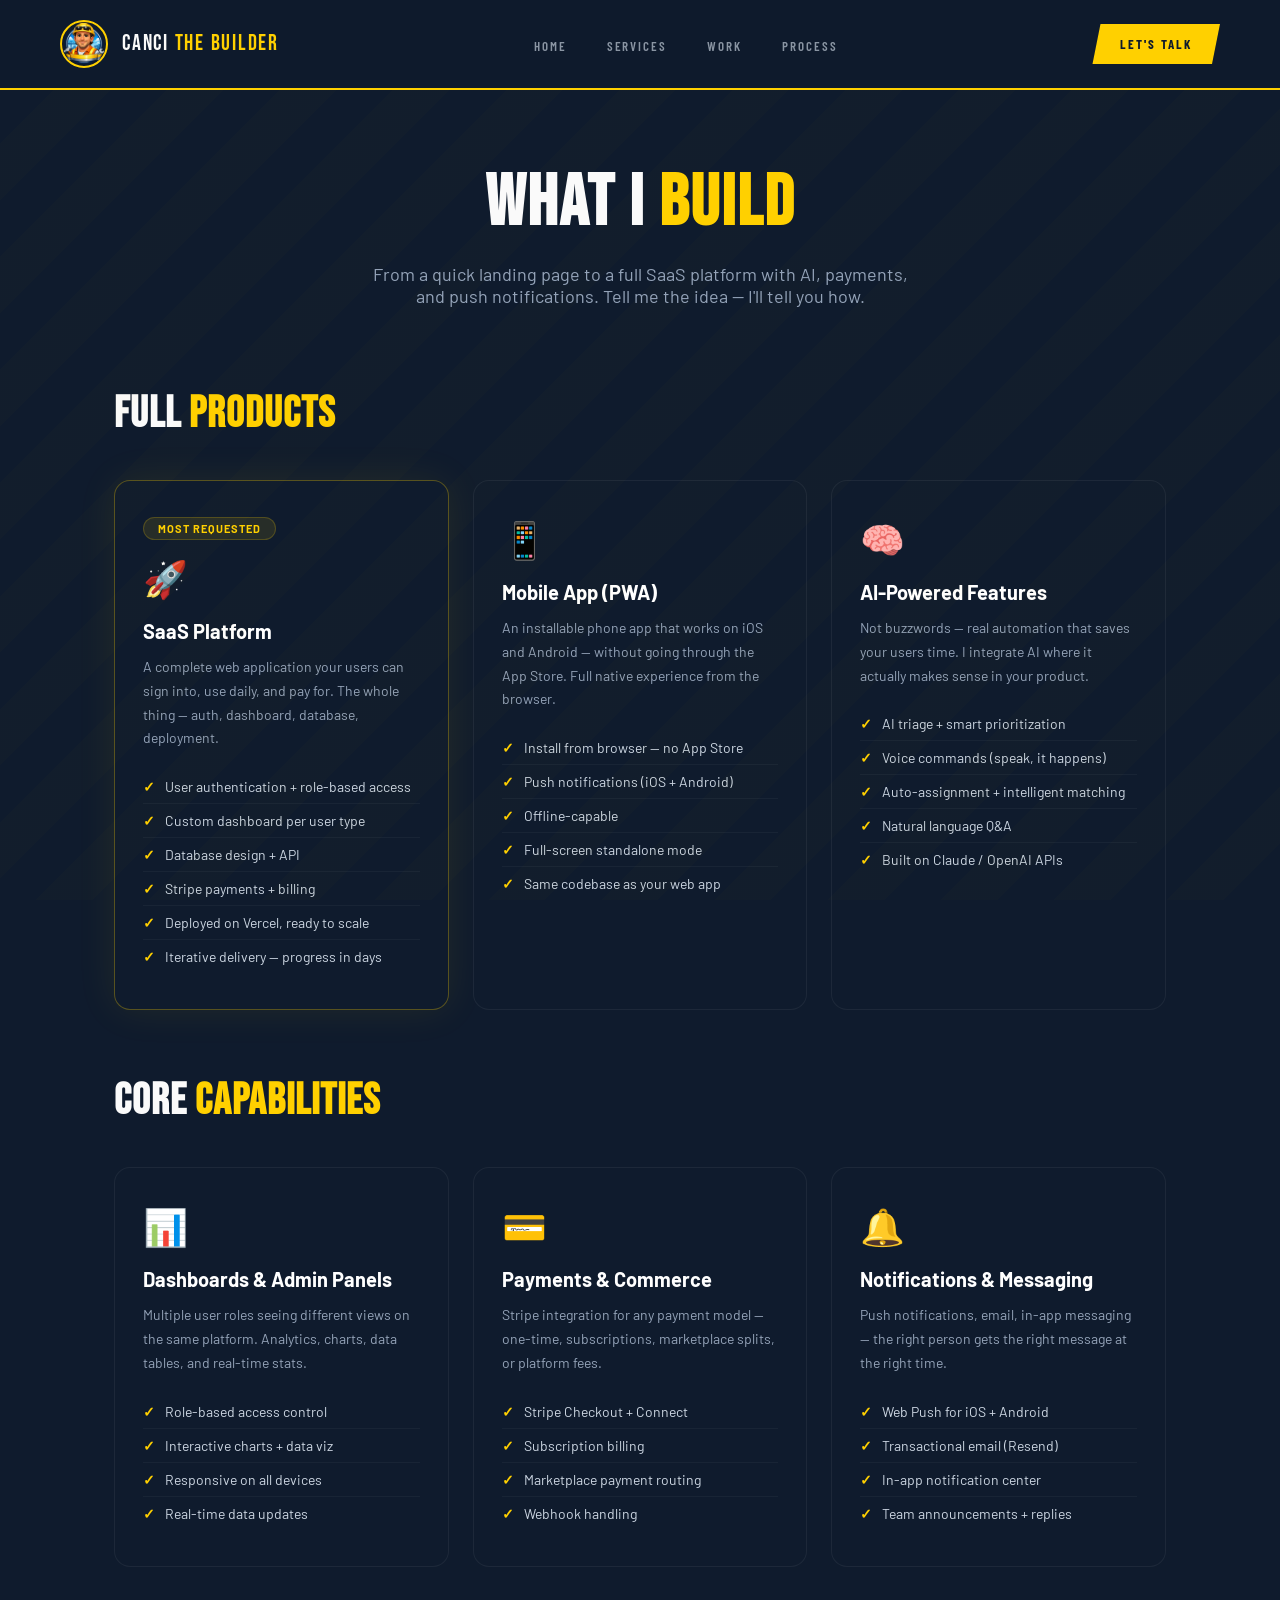
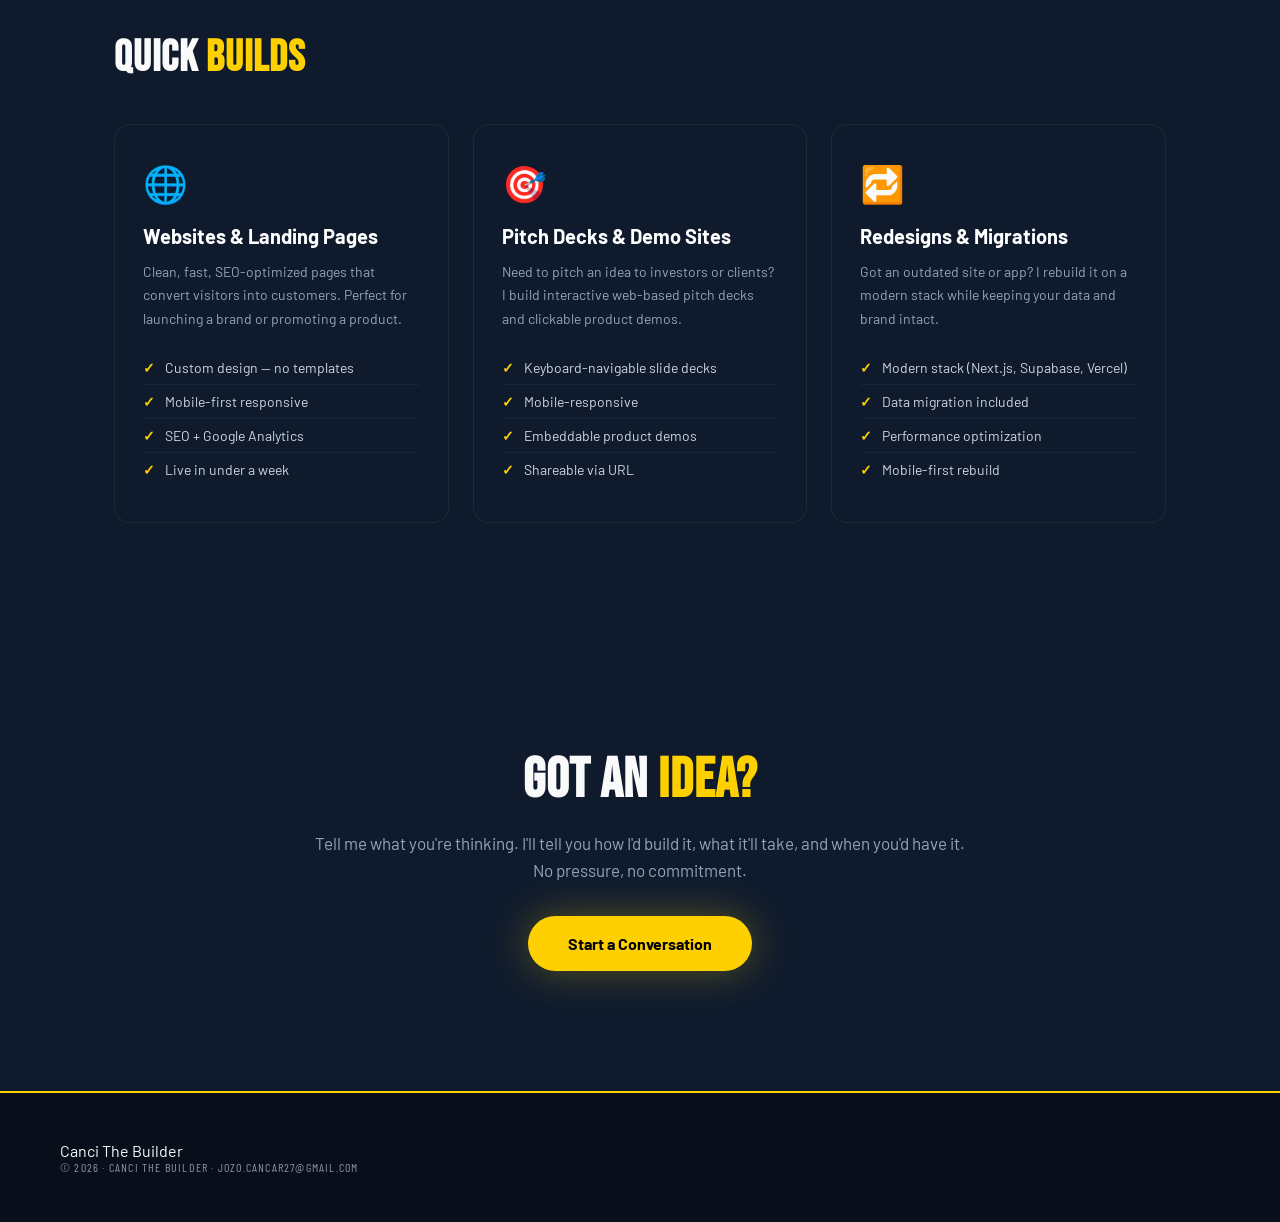
<file: services.html>
<!DOCTYPE html>
<html lang="en">
<head>
  <!-- Google tag (gtag.js) -->
  <script async src="https://www.googletagmanager.com/gtag/js?id=G-XYY9YQW58B"></script>
  <script>
    window.dataLayer = window.dataLayer || [];
    function gtag(){dataLayer.push(arguments);}
    gtag('js', new Date());
    gtag('config', 'G-XYY9YQW58B');
  </script>
  <link rel="icon" type="image/png" href="/favicon.png">
  <meta charset="UTF-8">
  <meta name="viewport" content="width=device-width, initial-scale=1.0, maximum-scale=1">
  <title>What I Build — Canci The Builder</title>
  <meta name="description" content="SaaS platforms, mobile apps, AI tools, dashboards, payments, websites. Tell me the idea — I'll tell you how I'd build it." />
  <link href="https://fonts.googleapis.com/css2?family=Bebas+Neue&family=Barlow:ital,wght@0,400;0,500;0,700;1,400&family=Barlow+Condensed:wght@400;600;700&display=swap" rel="stylesheet">
  <link rel="stylesheet" href="style.css">
  <style>
    .svc-hero { padding: 160px 0 80px; text-align: center; }
    .svc-hero h1 { font-family: 'Bebas Neue', sans-serif; font-size: clamp(40px, 6vw, 72px); letter-spacing: 2px; }
    .svc-hero h1 span { color: var(--yellow, #FFD000); }
    .svc-hero p { color: #94A3B8; font-size: 18px; max-width: 600px; margin: 16px auto 0; padding: 0 24px; }

    .services-section { max-width: 1100px; margin: 0 auto; padding: 0 24px 80px; }
    .services-section h2 {
      font-family: 'Bebas Neue', sans-serif; font-size: clamp(28px, 4vw, 44px);
      letter-spacing: 1px; margin-bottom: 40px;
    }
    .services-section h2 span { color: var(--yellow, #FFD000); }

    .service-row {
      display: grid; grid-template-columns: repeat(3, 1fr);
      gap: 24px; margin-bottom: 64px;
    }
    .svc-card {
      background: var(--dark, #0F1B2D);
      border: 1px solid rgba(255,255,255,0.06);
      border-radius: 16px; padding: 36px 28px;
      transition: border-color 0.2s, transform 0.2s;
    }
    .svc-card:hover { border-color: rgba(255,208,0,0.25); transform: translateY(-4px); }
    .svc-card.highlight { border-color: rgba(255,208,0,0.3); box-shadow: 0 0 40px rgba(255,208,0,0.08); }
    .svc-card .icon { font-size: 36px; margin-bottom: 18px; }
    .svc-card h3 { font-size: 20px; font-weight: 700; margin-bottom: 12px; color: #fff; }
    .svc-card p { font-size: 14px; color: #94A3B8; line-height: 1.7; margin-bottom: 20px; }
    .svc-card ul { list-style: none; margin-bottom: 0; }
    .svc-card li {
      padding: 8px 0; font-size: 14px; color: #CBD5E1;
      border-bottom: 1px solid rgba(255,255,255,0.04);
      display: flex; align-items: center; gap: 10px;
    }
    .svc-card li:last-child { border-bottom: none; }
    .svc-card li::before { content: '\2713'; color: var(--yellow, #FFD000); font-weight: 700; }
    .svc-tag {
      display: inline-block; background: rgba(255,208,0,0.1);
      border: 1px solid rgba(255,208,0,0.2); border-radius: 100px;
      padding: 4px 14px; font-size: 11px; font-weight: 700;
      color: var(--yellow, #FFD000); text-transform: uppercase;
      letter-spacing: 1px; margin-bottom: 16px;
    }

    .cta-bar {
      text-align: center; padding: 80px 24px 120px;
      max-width: 700px; margin: 0 auto;
    }
    .cta-bar h2 {
      font-family: 'Bebas Neue', sans-serif; font-size: clamp(32px, 5vw, 56px);
      letter-spacing: 1px; margin-bottom: 16px;
    }
    .cta-bar h2 span { color: var(--yellow, #FFD000); }
    .cta-bar p { color: #94A3B8; font-size: 17px; margin-bottom: 32px; line-height: 1.6; }
    .cta-btn {
      display: inline-block; background: var(--yellow, #FFD000); color: #000;
      font-weight: 700; font-size: 16px; padding: 18px 40px;
      border-radius: 100px; text-decoration: none; transition: all 0.2s;
      box-shadow: 0 0 40px rgba(255,208,0,0.3);
    }
    .cta-btn:hover { transform: translateY(-2px); box-shadow: 0 0 60px rgba(255,208,0,0.4); }

    @media (max-width: 768px) {
      .service-row { grid-template-columns: 1fr; }
      .svc-hero { padding: 120px 24px 60px; }
    }
  </style>
</head>
<body>

<!-- NAV -->
<nav>
  <a href="/" style="text-decoration:none;color:inherit;"><div class="nav-brand">
    <img src="/images/logo.png" class="nav-logo-img" alt="Canci The Builder">
    <div class="nav-name">Canci <span>The Builder</span></div>
  </div></a>
  <ul class="nav-links">
    <li><a href="/">Home</a></li>
    <li><a href="/services.html" class="active">Services</a></li>
    <li><a href="/#work">Work</a></li>
    <li><a href="/#process">Process</a></li>
  </ul>
  <a href="mailto:info@cancithebuilder.com" class="nav-cta">Let's Talk</a>
</nav>

<!-- HERO -->
<section class="svc-hero">
  <h1>WHAT I <span>BUILD</span></h1>
  <p>From a quick landing page to a full SaaS platform with AI, payments, and push notifications. Tell me the idea — I'll tell you how.</p>
</section>

<!-- FULL PRODUCTS -->
<div class="services-section">
  <h2>Full <span>Products</span></h2>
  <div class="service-row">
    <div class="svc-card highlight">
      <div class="svc-tag">Most requested</div>
      <div class="icon">🚀</div>
      <h3>SaaS Platform</h3>
      <p>A complete web application your users can sign into, use daily, and pay for. The whole thing — auth, dashboard, database, deployment.</p>
      <ul>
        <li>User authentication + role-based access</li>
        <li>Custom dashboard per user type</li>
        <li>Database design + API</li>
        <li>Stripe payments + billing</li>
        <li>Deployed on Vercel, ready to scale</li>
        <li>Iterative delivery — progress in days</li>
      </ul>
    </div>
    <div class="svc-card">
      <div class="icon">📱</div>
      <h3>Mobile App (PWA)</h3>
      <p>An installable phone app that works on iOS and Android — without going through the App Store. Full native experience from the browser.</p>
      <ul>
        <li>Install from browser — no App Store</li>
        <li>Push notifications (iOS + Android)</li>
        <li>Offline-capable</li>
        <li>Full-screen standalone mode</li>
        <li>Same codebase as your web app</li>
      </ul>
    </div>
    <div class="svc-card">
      <div class="icon">🧠</div>
      <h3>AI-Powered Features</h3>
      <p>Not buzzwords — real automation that saves your users time. I integrate AI where it actually makes sense in your product.</p>
      <ul>
        <li>AI triage + smart prioritization</li>
        <li>Voice commands (speak, it happens)</li>
        <li>Auto-assignment + intelligent matching</li>
        <li>Natural language Q&A</li>
        <li>Built on Claude / OpenAI APIs</li>
      </ul>
    </div>
  </div>

  <h2>Core <span>Capabilities</span></h2>
  <div class="service-row">
    <div class="svc-card">
      <div class="icon">📊</div>
      <h3>Dashboards & Admin Panels</h3>
      <p>Multiple user roles seeing different views on the same platform. Analytics, charts, data tables, and real-time stats.</p>
      <ul>
        <li>Role-based access control</li>
        <li>Interactive charts + data viz</li>
        <li>Responsive on all devices</li>
        <li>Real-time data updates</li>
      </ul>
    </div>
    <div class="svc-card">
      <div class="icon">💳</div>
      <h3>Payments & Commerce</h3>
      <p>Stripe integration for any payment model — one-time, subscriptions, marketplace splits, or platform fees.</p>
      <ul>
        <li>Stripe Checkout + Connect</li>
        <li>Subscription billing</li>
        <li>Marketplace payment routing</li>
        <li>Webhook handling</li>
      </ul>
    </div>
    <div class="svc-card">
      <div class="icon">🔔</div>
      <h3>Notifications & Messaging</h3>
      <p>Push notifications, email, in-app messaging — the right person gets the right message at the right time.</p>
      <ul>
        <li>Web Push for iOS + Android</li>
        <li>Transactional email (Resend)</li>
        <li>In-app notification center</li>
        <li>Team announcements + replies</li>
      </ul>
    </div>
  </div>

  <h2>Quick <span>Builds</span></h2>
  <div class="service-row">
    <div class="svc-card">
      <div class="icon">🌐</div>
      <h3>Websites & Landing Pages</h3>
      <p>Clean, fast, SEO-optimized pages that convert visitors into customers. Perfect for launching a brand or promoting a product.</p>
      <ul>
        <li>Custom design — no templates</li>
        <li>Mobile-first responsive</li>
        <li>SEO + Google Analytics</li>
        <li>Live in under a week</li>
      </ul>
    </div>
    <div class="svc-card">
      <div class="icon">🎯</div>
      <h3>Pitch Decks & Demo Sites</h3>
      <p>Need to pitch an idea to investors or clients? I build interactive web-based pitch decks and clickable product demos.</p>
      <ul>
        <li>Keyboard-navigable slide decks</li>
        <li>Mobile-responsive</li>
        <li>Embeddable product demos</li>
        <li>Shareable via URL</li>
      </ul>
    </div>
    <div class="svc-card">
      <div class="icon">🔁</div>
      <h3>Redesigns & Migrations</h3>
      <p>Got an outdated site or app? I rebuild it on a modern stack while keeping your data and brand intact.</p>
      <ul>
        <li>Modern stack (Next.js, Supabase, Vercel)</li>
        <li>Data migration included</li>
        <li>Performance optimization</li>
        <li>Mobile-first rebuild</li>
      </ul>
    </div>
  </div>
</div>

<!-- CTA -->
<div class="cta-bar">
  <h2>GOT AN <span>IDEA?</span></h2>
  <p>Tell me what you're thinking. I'll tell you how I'd build it, what it'll take, and when you'd have it. No pressure, no commitment.</p>
  <a href="mailto:info@cancithebuilder.com" class="cta-btn">Start a Conversation</a>
</div>

<!-- FOOTER -->
<footer>
  <div class="footer-inner">
    <div class="footer-brand">Canci The Builder</div>
    <p class="footer-copy">&copy; 2026 &middot; CANCI THE BUILDER &middot; JOZO.CANCAR27@GMAIL.COM</p>
  </div>
</footer>

</body>
</html>
</file>
<file: style.css>
:root {
    --yellow: #FFD000;
    --blue: #1A3A6B;
    --orange: #F07020;
    --white: #FAFAFA;
    --dark: #0F1B2D;
    --gray: #8A95A3;
    --light: #F0F4F8;
  }

  * { margin: 0; padding: 0; box-sizing: border-box; }
  html { scroll-behavior: smooth; }

  body {
    background: var(--dark);
    color: var(--white);
    font-family: 'Barlow', sans-serif;
    overflow-x: hidden;
  }

  /* DIAGONAL STRIPE BACKGROUND */
  body::before {
    content: '';
    position: fixed;
    inset: 0;
    background: repeating-linear-gradient(
      -45deg,
      transparent,
      transparent 40px,
      rgba(255,208,0,0.015) 40px,
      rgba(255,208,0,0.015) 80px
    );
    pointer-events: none;
    z-index: 0;
  }

  /* NAV */
  nav {
    position: fixed;
    top: 0; left: 0; right: 0;
    z-index: 100;
    display: flex;
    justify-content: space-between;
    align-items: center;
    padding: 20px 60px;
    background: rgba(15,27,45,0.95);
    backdrop-filter: blur(10px);
    border-bottom: 2px solid var(--yellow);
  }

  .nav-brand {
    display: flex;
    align-items: center;
    gap: 14px;
  }

  .nav-logo-img {
    width: 48px;
    height: 48px;
    border-radius: 50%;
    border: 2px solid var(--yellow);
    object-fit: cover;
  }

  .nav-name {
    font-family: 'Bebas Neue', sans-serif;
    font-size: 22px;
    letter-spacing: 0.08em;
    color: var(--white);
    line-height: 1;
  }

  .nav-name span { color: var(--yellow); }

  .nav-links {
    display: flex;
    gap: 40px;
    list-style: none;
  }

  .nav-links a {
    font-family: 'Barlow Condensed', sans-serif;
    font-size: 13px;
    font-weight: 600;
    letter-spacing: 0.15em;
    text-transform: uppercase;
    color: var(--gray);
    text-decoration: none;
    transition: color 0.2s;
  }

  .nav-links a:hover { color: var(--yellow); }

  .nav-cta {
    background: var(--yellow);
    color: var(--dark);
    padding: 12px 28px;
    font-family: 'Barlow Condensed', sans-serif;
    font-size: 13px;
    font-weight: 700;
    letter-spacing: 0.15em;
    text-transform: uppercase;
    text-decoration: none;
    transition: all 0.2s;
    clip-path: polygon(8px 0%, 100% 0%, calc(100% - 8px) 100%, 0% 100%);
  }

  .nav-cta:hover { background: var(--orange); color: var(--white); }

  /* HERO */
  .hero {
    min-height: 100vh;
    display: grid;
    grid-template-columns: 1fr 1fr;
    position: relative;
    z-index: 1;
    overflow: hidden;
  }

  .hero-left {
    display: flex;
    flex-direction: column;
    justify-content: center;
    padding: 140px 60px 80px;
    position: relative;
  }

  .hero-badge {
    display: inline-flex;
    align-items: center;
    gap: 10px;
    background: rgba(255,208,0,0.1);
    border: 1px solid rgba(255,208,0,0.3);
    padding: 8px 18px;
    margin-bottom: 32px;
    width: fit-content;
    opacity: 0;
    animation: fadeUp 0.7s ease forwards 0.2s;
  }

  .hero-badge-dot {
    width: 8px;
    height: 8px;
    border-radius: 50%;
    background: var(--yellow);
    animation: pulse 2s infinite;
  }

  @keyframes pulse {
    0%, 100% { opacity: 1; transform: scale(1); }
    50% { opacity: 0.5; transform: scale(0.8); }
  }

  .hero-badge-text {
    font-family: 'Barlow Condensed', sans-serif;
    font-size: 11px;
    font-weight: 600;
    letter-spacing: 0.2em;
    text-transform: uppercase;
    color: var(--yellow);
  }

  .hero-headline {
    font-family: 'Bebas Neue', sans-serif;
    font-size: clamp(64px, 7vw, 110px);
    line-height: 0.95;
    letter-spacing: 0.02em;
    color: var(--white);
    opacity: 0;
    animation: fadeUp 0.7s ease forwards 0.4s;
  }

  .hero-headline .accent { color: var(--yellow); }
  .hero-headline .outline {
    -webkit-text-stroke: 2px var(--white);
    color: transparent;
  }

  .hero-sub {
    margin-top: 28px;
    font-size: 17px;
    font-weight: 400;
    line-height: 1.7;
    color: var(--gray);
    max-width: 460px;
    opacity: 0;
    animation: fadeUp 0.7s ease forwards 0.6s;
  }

  .hero-sub strong { color: var(--white); font-weight: 700; }

  .hero-actions {
    margin-top: 48px;
    display: flex;
    gap: 20px;
    align-items: center;
    opacity: 0;
    animation: fadeUp 0.7s ease forwards 0.8s;
  }

  .btn-primary {
    background: var(--yellow);
    color: var(--dark);
    padding: 18px 44px;
    font-family: 'Barlow Condensed', sans-serif;
    font-size: 14px;
    font-weight: 700;
    letter-spacing: 0.15em;
    text-transform: uppercase;
    text-decoration: none;
    clip-path: polygon(10px 0%, 100% 0%, calc(100% - 10px) 100%, 0% 100%);
    transition: all 0.25s;
    position: relative;
  }

  .btn-primary:hover { background: var(--orange); color: var(--white); transform: translateY(-2px); }

  .btn-secondary {
    font-family: 'Barlow Condensed', sans-serif;
    font-size: 13px;
    font-weight: 600;
    letter-spacing: 0.15em;
    text-transform: uppercase;
    color: var(--gray);
    text-decoration: none;
    border-bottom: 1px solid var(--gray);
    padding-bottom: 2px;
    transition: all 0.2s;
  }

  .btn-secondary:hover { color: var(--yellow); border-color: var(--yellow); }
  .btn-text-link {
    color: rgba(255,255,255,0.5); font-family: 'Barlow Condensed', sans-serif;
    font-size: 0.85rem; font-weight: 600; letter-spacing: 1.5px; text-transform: uppercase;
    text-decoration: none; transition: color 0.2s; padding: 4px 0;
  }
  .btn-text-link:hover { color: var(--white); }

  .hero-right {
    position: relative;
    display: flex;
    align-items: center;
    justify-content: center;
    overflow: hidden;
  }

  .hero-right::before {
    content: '';
    position: absolute;
    inset: 0;
    background: radial-gradient(circle at center, rgba(255,208,0,0.08) 0%, transparent 70%);
  }

  .hero-logo-wrap {
    position: relative;
    z-index: 2;
    opacity: 0;
    animation: fadeIn 1s ease forwards 0.6s;
  }

  .hero-logo-img {
    width: 380px;
    height: 380px;
    object-fit: contain;
    filter: drop-shadow(0 20px 60px rgba(255,208,0,0.2));
    animation: float 4s ease-in-out infinite;
  }

  @keyframes float {
    0%, 100% { transform: translateY(0px); }
    50% { transform: translateY(-16px); }
  }

  .hero-ring {
    position: absolute;
    top: 50%;
    left: 50%;
    transform: translate(-50%, -50%);
    width: 440px;
    height: 440px;
    border-radius: 50%;
    border: 1px solid rgba(255,208,0,0.1);
    animation: spin 20s linear infinite;
  }

  .hero-ring-2 {
    position: absolute;
    top: 50%;
    left: 50%;
    transform: translate(-50%, -50%);
    width: 520px;
    height: 520px;
    border-radius: 50%;
    border: 1px dashed rgba(255,208,0,0.05);
    animation: spin 30s linear infinite reverse;
  }

  @keyframes spin {
    from { transform: translate(-50%, -50%) rotate(0deg); }
    to { transform: translate(-50%, -50%) rotate(360deg); }
  }

  /* MARQUEE */
  .marquee {
    background: var(--yellow);
    padding: 14px 0;
    overflow: hidden;
    position: relative;
    z-index: 1;
  }

  .marquee-inner {
    display: flex;
    animation: marquee 20s linear infinite;
    white-space: nowrap;
  }

  .marquee-item {
    font-family: 'Bebas Neue', sans-serif;
    font-size: 18px;
    letter-spacing: 0.1em;
    color: var(--dark);
    padding: 0 40px;
  }

  .marquee-sep { color: var(--orange); margin-right: 40px; }

  @keyframes marquee {
    0% { transform: translateX(0); }
    100% { transform: translateX(-50%); }
  }

  /* SERVICES */
  .services {
    padding: 120px 60px;
    max-width: 1400px;
    margin: 0 auto;
    position: relative;
    z-index: 1;
  }

  .section-header {
    margin-bottom: 70px;
  }

  .section-tag {
    font-family: 'Barlow Condensed', sans-serif;
    font-size: 12px;
    font-weight: 600;
    letter-spacing: 0.25em;
    text-transform: uppercase;
    color: var(--yellow);
    margin-bottom: 16px;
    display: flex;
    align-items: center;
    gap: 12px;
  }

  .section-tag::before {
    content: '';
    display: block;
    width: 32px;
    height: 2px;
    background: var(--yellow);
  }

  .section-title {
    font-family: 'Bebas Neue', sans-serif;
    font-size: clamp(48px, 5vw, 72px);
    line-height: 1;
    letter-spacing: 0.02em;
    color: var(--white);
  }

  .section-title span { color: var(--yellow); }

  .services-grid {
    display: grid;
    grid-template-columns: repeat(3, 1fr);
    gap: 2px;
  }

  .service-card {
    background: rgba(255,255,255,0.03);
    border: 1px solid rgba(255,255,255,0.06);
    padding: 48px 36px;
    position: relative;
    overflow: hidden;
    transition: all 0.3s;
  }

  .service-card::before {
    content: '';
    position: absolute;
    top: 0; left: 0; right: 0;
    height: 3px;
    background: var(--yellow);
    transform: scaleX(0);
    transform-origin: left;
    transition: transform 0.4s ease;
  }

  .service-card:hover {
    background: rgba(255,208,0,0.04);
    border-color: rgba(255,208,0,0.2);
    transform: translateY(-4px);
  }

  .service-card:hover::before { transform: scaleX(1); }

  .service-icon {
    font-size: 36px;
    margin-bottom: 24px;
    display: block;
  }

  .service-num {
    position: absolute;
    top: 24px;
    right: 24px;
    font-family: 'Bebas Neue', sans-serif;
    font-size: 48px;
    color: rgba(255,255,255,0.04);
    line-height: 1;
  }

  .service-title {
    font-family: 'Barlow Condensed', sans-serif;
    font-size: 24px;
    font-weight: 700;
    letter-spacing: 0.05em;
    text-transform: uppercase;
    color: var(--white);
    margin-bottom: 14px;
  }

  .service-desc {
    font-size: 15px;
    font-weight: 400;
    line-height: 1.7;
    color: var(--gray);
  }

  .service-price {
    margin-top: 28px;
    font-family: 'Barlow Condensed', sans-serif;
    font-size: 13px;
    font-weight: 600;
    letter-spacing: 0.15em;
    text-transform: uppercase;
    color: var(--yellow);
  }

  /* WHY ME */
  .why {
    background: var(--blue);
    padding: 100px 60px;
    position: relative;
    z-index: 1;
    overflow: hidden;
  }

  .why::before {
    content: 'CAN WE BUILD IT?';
    position: absolute;
    font-family: 'Bebas Neue', sans-serif;
    font-size: 180px;
    color: rgba(255,255,255,0.03);
    bottom: -20px;
    right: -20px;
    white-space: nowrap;
    pointer-events: none;
  }

  .why-inner {
    max-width: 1400px;
    margin: 0 auto;
    display: grid;
    grid-template-columns: 1fr 1fr;
    gap: 100px;
    align-items: center;
  }

  .why-left .big-text {
    font-family: 'Bebas Neue', sans-serif;
    font-size: clamp(56px, 6vw, 88px);
    line-height: 0.95;
    letter-spacing: 0.02em;
    color: var(--white);
    margin-bottom: 32px;
  }

  .why-left .big-text span { color: var(--yellow); }

  .why-left p {
    font-size: 16px;
    font-weight: 400;
    line-height: 1.8;
    color: rgba(255,255,255,0.6);
    max-width: 440px;
  }

  .why-right {
    display: flex;
    flex-direction: column;
    gap: 32px;
  }

  .why-item {
    display: flex;
    gap: 24px;
    align-items: flex-start;
    padding-bottom: 32px;
    border-bottom: 1px solid rgba(255,255,255,0.08);
  }

  .why-item:last-child { border-bottom: none; padding-bottom: 0; }

  .why-icon {
    width: 48px;
    height: 48px;
    background: transparent;
    display: flex;
    align-items: center;
    justify-content: center;
    font-size: 32px;
    flex-shrink: 0;
  }

  .why-text h3 {
    font-family: 'Barlow Condensed', sans-serif;
    font-size: 20px;
    font-weight: 700;
    letter-spacing: 0.08em;
    text-transform: uppercase;
    color: var(--white);
    margin-bottom: 8px;
  }

  .why-text p {
    font-size: 14px;
    font-weight: 400;
    line-height: 1.7;
    color: rgba(255,255,255,0.5);
  }

  /* PORTFOLIO PREVIEW */
  .portfolio {
    padding: 120px 60px;
    max-width: 1400px;
    margin: 0 auto;
    position: relative;
    z-index: 1;
  }

  .portfolio-grid {
    display: grid;
    grid-template-columns: repeat(3, 1fr);
    gap: 24px;
    margin-top: 70px;
  }

  .portfolio-card {
    position: relative;
    overflow: hidden;
    aspect-ratio: 2/1;
    border: 1px solid rgba(255,255,255,0.08);
    display: block;
    transition: border-color 0.3s, box-shadow 0.3s;
    background: #0a1628 center top/cover no-repeat;
  }
  .portfolio-card::after {
    content: '';
    position: absolute; inset: 0;
    background: linear-gradient(to bottom, transparent 60%, rgba(10,22,40,0.6) 100%);
    transition: opacity 0.3s;
  }
  .portfolio-card:hover {
    border-color: var(--yellow);
    box-shadow: 0 8px 32px rgba(255,208,0,0.12);
  }
  .portfolio-card:hover .portfolio-card-bg {
    transform: scale(1.04);
  }
  .portfolio-card-bg {
    position: absolute; inset: 0;
    background: inherit;
    background-size: cover;
    background-position: center top;
    transition: transform 0.5s ease;
  }

  .portfolio-label {
    text-align: center;
  }

  .portfolio-type {
    font-family: 'Barlow Condensed', sans-serif;
    font-size: 11px;
    font-weight: 600;
    letter-spacing: 0.25em;
    text-transform: uppercase;
    color: var(--yellow);
    margin-bottom: 8px;
  }

  .portfolio-name {
    font-family: 'Bebas Neue', sans-serif;
    font-size: 32px;
    letter-spacing: 0.05em;
    color: var(--white);
  }

  .portfolio-card-overlay {
    position: absolute;
    inset: 0;
    background: var(--yellow);
    display: flex;
    align-items: center;
    justify-content: center;
    opacity: 0;
    transition: opacity 0.3s;
  }

  .portfolio-card:hover .portfolio-card-overlay { opacity: 1; }

  .portfolio-card-overlay span {
    font-family: 'Bebas Neue', sans-serif;
    font-size: 22px;
    letter-spacing: 0.1em;
    color: var(--dark);
  }

  /* PROCESS */
  .process {
    background: rgba(255,255,255,0.02);
    padding: 100px 60px;
    position: relative;
    z-index: 1;
  }

  .process-inner {
    max-width: 1400px;
    margin: 0 auto;
  }

  .process-steps {
    display: grid;
    grid-template-columns: repeat(4, 1fr);
    gap: 40px;
    margin-top: 70px;
    position: relative;
  }

  .process-steps::before {
    content: '';
    position: absolute;
    top: 24px;
    left: 5%;
    right: 5%;
    height: 2px;
    background: linear-gradient(90deg, var(--yellow), var(--orange), var(--blue), var(--yellow));
    opacity: 0.3;
  }

  .step {
    position: relative;
    padding-top: 56px;
  }

  .step-dot {
    position: absolute;
    top: 14px;
    left: 0;
    width: 20px;
    height: 20px;
    background: var(--yellow);
    clip-path: polygon(4px 0%, 100% 0%, calc(100% - 4px) 100%, 0% 100%);
  }

  .step-num {
    font-family: 'Bebas Neue', sans-serif;
    font-size: 13px;
    letter-spacing: 0.2em;
    color: var(--yellow);
    margin-bottom: 12px;
  }

  .step-title {
    font-family: 'Barlow Condensed', sans-serif;
    font-size: 20px;
    font-weight: 700;
    letter-spacing: 0.08em;
    text-transform: uppercase;
    color: var(--white);
    margin-bottom: 10px;
  }

  .step-desc {
    font-size: 14px;
    font-weight: 400;
    line-height: 1.7;
    color: var(--gray);
  }

  /* CTA */
  .cta {
    padding: 120px 60px;
    text-align: center;
    position: relative;
    z-index: 1;
    overflow: hidden;
  }

  .cta::before {
    content: '';
    position: absolute;
    top: 50%;
    left: 50%;
    transform: translate(-50%, -50%);
    width: 800px;
    height: 800px;
    border-radius: 50%;
    background: radial-gradient(circle, rgba(255,208,0,0.06) 0%, transparent 70%);
    pointer-events: none;
  }

  .cta-headline {
    font-family: 'Bebas Neue', sans-serif;
    font-size: clamp(56px, 7vw, 100px);
    line-height: 0.95;
    letter-spacing: 0.02em;
    color: var(--white);
    margin-bottom: 24px;
    position: relative;
    z-index: 1;
  }

  .cta-headline span { color: var(--yellow); }
  .cta-headline .outline {
    -webkit-text-stroke: 2px var(--white);
    color: transparent;
  }

  .cta-sub {
    font-size: 17px;
    font-weight: 400;
    line-height: 1.7;
    color: var(--gray);
    max-width: 500px;
    margin: 0 auto 48px;
    position: relative;
    z-index: 1;
  }

  .cta-buttons {
    display: flex;
    justify-content: center;
    gap: 20px;
    position: relative;
    z-index: 1;
  }

  .btn-cta {
    background: var(--yellow);
    color: var(--dark);
    padding: 20px 56px;
    font-family: 'Barlow Condensed', sans-serif;
    font-size: 15px;
    font-weight: 700;
    letter-spacing: 0.15em;
    text-transform: uppercase;
    text-decoration: none;
    clip-path: polygon(12px 0%, 100% 0%, calc(100% - 12px) 100%, 0% 100%);
    transition: all 0.25s;
  }

  .btn-cta:hover { background: var(--orange); color: var(--white); transform: translateY(-3px); }

  /* FOOTER */
  footer {
    background: #080F1A;
    padding: 48px 60px;
    display: flex;
    justify-content: space-between;
    align-items: center;
    border-top: 2px solid var(--yellow);
    position: relative;
    z-index: 1;
  }

  .footer-brand {
    display: flex;
    align-items: center;
    gap: 12px;
  }

  .footer-logo {
    width: 40px;
    height: 40px;
    border-radius: 50%;
    border: 2px solid var(--yellow);
    object-fit: cover;
  }

  .footer-name {
    font-family: 'Bebas Neue', sans-serif;
    font-size: 20px;
    letter-spacing: 0.08em;
    color: var(--white);
  }

  .footer-name span { color: var(--yellow); }

  .footer-copy {
    font-family: 'Barlow Condensed', sans-serif;
    font-size: 12px;
    font-weight: 400;
    letter-spacing: 0.1em;
    text-transform: uppercase;
    color: var(--gray);
  }

  .footer-links {
    display: flex;
    gap: 28px;
    list-style: none;
  }

  .footer-links a {
    font-family: 'Barlow Condensed', sans-serif;
    font-size: 12px;
    font-weight: 600;
    letter-spacing: 0.15em;
    text-transform: uppercase;
    color: var(--gray);
    text-decoration: none;
    transition: color 0.2s;
  }

  .footer-links a:hover { color: var(--yellow); }

  /* ANIMATIONS */
  @keyframes fadeUp {
    from { opacity: 0; transform: translateY(20px); }
    to { opacity: 1; transform: translateY(0); }
  }

  @keyframes fadeIn {
    from { opacity: 0; }
    to { opacity: 1; }
  }

  .reveal {
    opacity: 0;
    transform: translateY(28px);
    transition: opacity 0.8s ease, transform 0.8s ease;
  }

  .reveal.visible { opacity: 1; transform: translateY(0); }

  /* RESPONSIVE */
  @media (max-width: 960px) {
    nav { padding: 16px 24px; }
    .nav-links { display: none; }
    .hero { grid-template-columns: 1fr; min-height: auto; }
    .hero-left { padding: 120px 24px 40px; }
    .hero-right { height: 280px; }
    .hero-logo-img { width: 220px; height: 220px; }
    .services { padding: 80px 24px; }
    .services-grid { grid-template-columns: 1fr; }
    .why { padding: 80px 24px; }
    .why-inner { grid-template-columns: 1fr; gap: 48px; }
    .portfolio { padding: 80px 24px; }
    .portfolio-grid { grid-template-columns: 1fr; }
    .process { padding: 80px 24px; }
    .process-steps { grid-template-columns: 1fr 1fr; }
    .process-steps::before { display: none; }
    .cta { padding: 80px 24px; }
    footer { flex-direction: column; gap: 20px; text-align: center; padding: 40px 24px; }
  }

  /* ── SCANNER FORM ── */
  .scanner-form {
    display: flex;
    max-width: 540px;
    margin: 0 auto;
    position: relative;
    z-index: 1;
  }
  .scanner-input {
    flex: 1;
    background: rgba(255,255,255,0.05);
    border: 1px solid rgba(255,208,0,0.3);
    border-right: none;
    color: var(--white);
    font-family: 'Barlow', sans-serif;
    font-size: 15px;
    padding: 16px 20px;
    outline: none;
    transition: border-color 0.2s;
  }
  .scanner-input:focus { border-color: var(--yellow); }
  .scanner-input::placeholder { color: var(--gray); }
  .scanner-submit {
    background: var(--yellow);
    color: var(--dark);
    border: none;
    padding: 16px 32px;
    font-family: 'Barlow Condensed', sans-serif;
    font-size: 14px;
    font-weight: 700;
    letter-spacing: 2px;
    text-transform: uppercase;
    cursor: pointer;
    clip-path: polygon(10px 0%, 100% 0%, calc(100% - 10px) 100%, 0% 100%);
    transition: background 0.2s;
    white-space: nowrap;
  }
  .scanner-submit:hover { background: var(--orange); color: var(--white); }
  .scanner-note {
    font-size: 12px;
    color: var(--gray);
    margin-top: 12px;
    font-family: 'Barlow Condensed', sans-serif;
    letter-spacing: 0.5px;
    position: relative;
    z-index: 1;
  }

  /* ── LOADING SCREEN ── */
  .scanner-loading {
    padding: 100px 60px;
    text-align: center;
    position: relative;
    z-index: 1;
    background: var(--dark);
  }
  .loading-title {
    font-family: 'Bebas Neue', sans-serif;
    font-size: 2rem;
    letter-spacing: 3px;
    color: var(--white);
    margin-bottom: 8px;
  }
  .loading-title span { color: var(--yellow); }
  .loading-url {
    font-family: 'Barlow Condensed', sans-serif;
    font-size: 13px;
    color: var(--gray);
    letter-spacing: 1px;
    margin-bottom: 48px;
  }
  .loading-nodes {
    display: flex;
    flex-direction: column;
    gap: 12px;
    max-width: 420px;
    margin: 0 auto 48px;
    text-align: left;
  }
  .loading-node {
    display: flex;
    align-items: center;
    gap: 14px;
    padding: 12px 16px;
    background: rgba(255,255,255,0.03);
    border: 1px solid rgba(255,255,255,0.06);
    border-radius: 3px;
    opacity: 0.3;
    transition: opacity 0.4s, border-color 0.4s;
  }
  .loading-node.active {
    opacity: 1;
    border-color: rgba(255,208,0,0.3);
  }
  .loading-node.done {
    opacity: 0.7;
    border-color: rgba(107,255,170,0.2);
  }
  .node-icon {
    width: 32px; height: 32px;
    border-radius: 50%;
    display: flex; align-items: center; justify-content: center;
    font-size: 14px;
    background: rgba(255,255,255,0.05);
    flex-shrink: 0;
  }
  .loading-node.active .node-icon { background: rgba(255,208,0,0.15); }
  .loading-node.done .node-icon { background: rgba(107,255,170,0.1); }
  .node-info { flex: 1; }
  .node-name {
    font-family: 'Barlow Condensed', sans-serif;
    font-size: 13px;
    font-weight: 700;
    letter-spacing: 1px;
    text-transform: uppercase;
    color: var(--white);
    margin-bottom: 2px;
  }
  .node-desc {
    font-size: 12px;
    color: var(--gray);
  }
  .node-status {
    font-family: 'Barlow Condensed', sans-serif;
    font-size: 11px;
    font-weight: 700;
    letter-spacing: 1px;
    text-transform: uppercase;
  }
  .loading-node.active .node-status { color: var(--yellow); }
  .loading-node.done .node-status { color: #6bffaa; }
  .loading-node:not(.active):not(.done) .node-status { color: transparent; }
  @keyframes pulse-dot {
    0%, 100% { opacity: 1; }
    50% { opacity: 0.3; }
  }
  .loading-node.active .node-status::after {
    content: '...';
    animation: pulse-dot 1s infinite;
  }

  /* ── RESULTS SECTION ── */
  .scanner-results {
    padding: 80px 60px;
    position: relative;
    z-index: 1;
    background: var(--dark);
  }
  .results-inner {
    max-width: 1000px;
    margin: 0 auto;
  }
  .results-header {
    text-align: center;
    margin-bottom: 32px;
  }
  .results-eyebrow {
    font-family: 'Barlow Condensed', sans-serif;
    font-size: 12px;
    font-weight: 700;
    letter-spacing: 3px;
    text-transform: uppercase;
    color: var(--yellow);
    margin-bottom: 10px;
  }
  .results-header h2 {
    font-family: 'Bebas Neue', sans-serif;
    font-size: clamp(2rem, 4vw, 3rem);
    letter-spacing: 2px;
    color: var(--white);
  }
  .results-header h2 span { color: #ff6b6b; }
  .score-bar {
    display: flex;
    align-items: center;
    gap: 20px;
    background: rgba(255,255,255,0.03);
    border: 1px solid rgba(255,208,0,0.2);
    border-left: 3px solid var(--yellow);
    border-radius: 3px;
    padding: 16px 24px;
    margin-bottom: 20px;
  }
  .score-ring-wrap { position: relative; width: 80px; height: 80px; flex-shrink: 0; }
  .score-ring-wrap svg { transform: rotate(-90deg); }
  .score-ring-inner {
    position: absolute; inset: 0;
    display: flex; flex-direction: column;
    align-items: center; justify-content: center;
  }
  .score-ring-inner .snum {
    font-family: 'Bebas Neue', sans-serif;
    font-size: 1.8rem; color: #ff6b6b; line-height: 1;
  }
  .score-ring-inner .sden {
    font-family: 'Barlow Condensed', sans-serif;
    font-size: 10px; color: var(--gray); letter-spacing: 1px;
  }
  .score-meta h3 {
    font-family: 'Bebas Neue', sans-serif;
    font-size: 1.2rem; letter-spacing: 1.5px;
    color: var(--white); margin-bottom: 8px;
  }
  .score-meta h3 span { color: #ff6b6b; }
  .score-cats { display: flex; flex-wrap: wrap; gap: 6px; }
  .scat {
    font-family: 'Barlow Condensed', sans-serif;
    font-size: 11px; font-weight: 700;
    letter-spacing: 0.3px; padding: 3px 10px; border-radius: 2px;
  }
  .scat.bad  { background: rgba(255,107,107,0.1); color: #ff6b6b; border: 1px solid rgba(255,107,107,0.2); }
  .scat.warn { background: rgba(240,112,32,0.1); color: var(--orange); border: 1px solid rgba(240,112,32,0.2); }
  .results-cols {
    display: grid;
    grid-template-columns: 1fr 1fr;
    gap: 16px;
    margin-bottom: 24px;
  }
  .col-lbl {
    font-family: 'Barlow Condensed', sans-serif;
    font-size: 11px; font-weight: 700;
    letter-spacing: 2px; text-transform: uppercase;
    margin-bottom: 10px; display: flex;
    align-items: center; gap: 8px;
  }
  .step-tag {
    background: var(--yellow); color: var(--dark);
    padding: 2px 7px; font-size: 10px;
    clip-path: polygon(4px 0%, 100% 0%, calc(100% - 4px) 100%, 0% 100%);
  }
  .col-lbl.c1 { color: var(--white); }
  .col-lbl.c2 { color: var(--yellow); }
  /* annotated card */
  .ann-card {
    background: rgba(255,255,255,0.03);
    border: 1px solid rgba(255,255,255,0.08);
    border-radius: 3px; overflow: hidden;
  }
  .browser-chrome {
    background: #091422; padding: 8px 12px;
    display: flex; align-items: center; gap: 5px;
    border-bottom: 1px solid rgba(255,255,255,0.06);
  }
  .bc-dot { width: 8px; height: 8px; border-radius: 50%; }
  .bc-dot.r { background: #ff5f57; } .bc-dot.y { background: #febc2e; } .bc-dot.g { background: #28c840; }
  .bc-url {
    flex: 1; background: rgba(0,0,0,0.3); border-radius: 3px;
    padding: 3px 10px; font-size: 11px; color: #334;
    margin-left: 6px; font-family: 'Barlow Condensed', sans-serif;
  }
  .screenshot-wrap { position: relative; padding: 10px; background: #050d17; }
  .site-screenshot {
    width: 100%; border-radius: 2px;
    display: block; opacity: 0.6;
    filter: grayscale(20%);
  }
  .ann-overlay { position: absolute; inset: 10px; }
  .ann-pin {
    position: absolute;
    width: 20px; height: 20px; border-radius: 50%;
    color: #fff; font-size: 10px; font-weight: 800;
    display: flex; align-items: center; justify-content: center;
    font-family: 'Barlow Condensed', sans-serif; cursor: pointer;
    transition: transform 0.15s;
  }
  .ann-pin:hover { transform: scale(1.3); }
  .ann-pin.crit { background: #ff4d4d; box-shadow: 0 0 0 2px rgba(255,77,77,0.3); }
  .ann-pin.warn { background: var(--orange); box-shadow: 0 0 0 2px rgba(240,112,32,0.3); }
  .ann-pin.info { background: var(--yellow); box-shadow: 0 0 0 2px rgba(255,208,0,0.3); color: var(--dark); }
  .issues-list { padding: 10px; background: rgba(0,0,0,0.2); border-top: 1px solid rgba(255,255,255,0.06); display: flex; flex-direction: column; gap: 6px; }
  .issue-item {
    display: flex; gap: 8px; align-items: flex-start;
    background: rgba(255,255,255,0.03); border: 1px solid rgba(255,255,255,0.06);
    border-radius: 2px; padding: 8px 10px;
  }
  .issue-num {
    width: 18px; height: 18px; border-radius: 50%;
    font-size: 10px; font-weight: 800;
    display: flex; align-items: center; justify-content: center;
    flex-shrink: 0; font-family: 'Barlow Condensed', sans-serif;
  }
  .issue-num.crit { background: #ff4d4d; color: #fff; }
  .issue-num.warn { background: var(--orange); color: #fff; }
  .issue-num.info { background: var(--yellow); color: var(--dark); }
  .issue-item h4 {
    font-family: 'Barlow Condensed', sans-serif;
    font-size: 12px; font-weight: 700; color: var(--white);
    margin-bottom: 1px; letter-spacing: 0.3px;
  }
  .issue-item p { font-size: 11px; color: var(--gray); line-height: 1.4; }
  /* wireframe card */
  .wf-card {
    background: rgba(255,255,255,0.03);
    border: 1px solid rgba(255,208,0,0.15);
    border-top: 2px solid var(--yellow);
    border-radius: 3px; overflow: hidden; position: relative;
  }
  .wf-card::after {
    content: ''; position: absolute;
    bottom: 0; left: 0; right: 0; height: 80px;
    background: linear-gradient(to bottom, transparent, var(--dark));
    pointer-events: none; z-index: 5;
  }
  .wf-head {
    display: flex; justify-content: space-between; align-items: center;
    padding: 10px 14px; background: rgba(0,0,0,0.3);
    border-bottom: 1px solid rgba(255,255,255,0.06);
  }
  .wf-head h4 {
    font-family: 'Bebas Neue', sans-serif;
    font-size: 1rem; letter-spacing: 1.5px;
  }
  .wf-head p { font-size: 11px; color: var(--gray); }
  .wf-badge {
    font-family: 'Barlow Condensed', sans-serif;
    font-size: 10px; font-weight: 700; letter-spacing: 1px;
    text-transform: uppercase; background: rgba(255,208,0,0.1);
    color: var(--yellow); border: 1px solid rgba(255,208,0,0.3);
    padding: 2px 8px; border-radius: 2px;
  }
  .wf-body { display: grid; grid-template-columns: 1fr 1fr; gap: 10px; padding: 12px; }
  .wf-col-lbl {
    font-family: 'Barlow Condensed', sans-serif;
    font-size: 10px; font-weight: 700;
    letter-spacing: 1.5px; text-transform: uppercase; margin-bottom: 6px;
  }
  .wf-col-lbl.new { color: var(--yellow); }
  .wf-col-lbl.old { color: #ff6b6b; }
  .wf-frame {
    background: rgba(0,0,0,0.3); border: 1px dashed rgba(255,255,255,0.08);
    border-radius: 3px; padding: 10px;
  }
  .wf-frame.old { border-color: rgba(255,77,77,0.15); opacity: 0.5; }
  .wb { background: rgba(255,255,255,0.06); border-radius: 2px; margin-bottom: 5px; }
  .wb.xs { height: 7px; width: 30%; }
  .wb.sm { height: 12px; width: 75%; }
  .wb.md { height: 24px; }
  .wb.lg { height: 40px; }
  .wb.btn { height: 18px; width: 38%; background: rgba(255,208,0,0.2); border: 1px solid rgba(255,208,0,0.4); }
  .wb.acc { background: rgba(255,208,0,0.08); border: 1px solid rgba(255,208,0,0.15); height: 16px; }
  .wb-old { background: rgba(255,77,77,0.08); border-radius: 2px; margin-bottom: 5px; }
  .wb-old.sm { height: 12px; width: 70%; }
  .wb-old.md { height: 24px; }
  .wb-old.lg { height: 40px; }
  .wb-old.btn { height: 18px; width: 38%; }
  .wf-note { font-size: 10px; font-style: italic; margin-top: 6px; padding-top: 6px; border-top: 1px solid rgba(255,255,255,0.06); }
  .wf-note.new { color: var(--yellow); }
  .wf-note.old { color: #ff6b6b; }
  .wf-g { display: grid; grid-template-columns: 1fr 1fr 1fr; gap: 4px; margin-bottom: 5px; }
  .wf-gc { background: rgba(255,255,255,0.06); border-radius: 2px; height: 32px; }
  .wf-cal {
    background: rgba(255,208,0,0.05); border: 1px dashed rgba(255,208,0,0.2);
    border-radius: 2px; height: 28px; margin-bottom: 5px;
    display: flex; align-items: center; justify-content: center;
  }
  .wf-cal span { font-family: 'Barlow Condensed', sans-serif; font-size: 9px; color: rgba(255,208,0,0.4); letter-spacing: 1px; text-transform: uppercase; }
  .wf-lock {
    padding: 12px 14px; border-top: 1px solid rgba(255,255,255,0.06);
    text-align: center; background: rgba(0,0,0,0.2);
    position: relative; z-index: 10;
  }
  .wf-lock p { font-size: 12px; color: var(--gray); }
  .wf-lock strong { color: var(--yellow); font-family: 'Barlow Condensed', sans-serif; }
  /* results CTA */
  .results-cta {
    background: rgba(255,255,255,0.02);
    border: 1px solid rgba(255,208,0,0.2);
    border-top: 2px solid var(--yellow);
    border-radius: 3px; padding: 36px 24px;
    text-align: center; position: relative; overflow: hidden;
  }
  .results-cta::before {
    content: ''; position: absolute;
    top: -40px; left: 50%; transform: translateX(-50%);
    width: 300px; height: 120px;
    background: radial-gradient(ellipse, rgba(255,208,0,0.06) 0%, transparent 70%);
    pointer-events: none;
  }
  .results-cta .rc-eyebrow {
    font-family: 'Barlow Condensed', sans-serif;
    font-size: 11px; font-weight: 700; letter-spacing: 3px;
    text-transform: uppercase; color: var(--yellow); margin-bottom: 10px;
  }
  .results-cta h3 {
    font-family: 'Bebas Neue', sans-serif;
    font-size: 2rem; letter-spacing: 2px;
    color: var(--white); margin-bottom: 8px;
  }
  .results-cta p { font-size: 14px; color: var(--gray); max-width: 380px; margin: 0 auto 20px; line-height: 1.6; }
  .btn-book {
    background: var(--yellow); color: var(--dark); border: none;
    padding: 14px 36px;
    font-family: 'Barlow Condensed', sans-serif;
    font-size: 14px; font-weight: 700; letter-spacing: 2px;
    text-transform: uppercase; cursor: pointer;
    clip-path: polygon(10px 0%, 100% 0%, calc(100% - 10px) 100%, 0% 100%);
    transition: background 0.2s; display: inline-block; margin-bottom: 10px;
    text-decoration: none;
  }
  .btn-book:hover { background: var(--orange); color: var(--white); }
  .btn-book-sub { font-size: 11px; color: rgba(255,255,255,0.2); font-family: 'Barlow Condensed', sans-serif; letter-spacing: 0.5px; }

  @media (max-width: 768px) {
    .results-cols { grid-template-columns: 1fr; }
    .wf-body { grid-template-columns: 1fr; }
    .scanner-loading { padding: 60px 24px; }
    .scanner-results { padding: 60px 24px; }
  }


  /* ── Testimonials ────────────────────────────── */
  .testimonials-sec { padding: 120px 60px; background: var(--dark); }
  .testi-grid-main { max-width: 1100px; margin: 56px auto 0; display: grid; grid-template-columns: repeat(3, 1fr); gap: 24px; }
  .testi-card-main { background: rgba(255,255,255,0.03); border: 1px solid rgba(255,255,255,0.07); border-radius: 10px; padding: 28px; display: flex; flex-direction: column; gap: 16px; }
  .testi-stars-main { color: var(--yellow); font-size: 1rem; letter-spacing: 2px; }
  .testi-quote-main { font-size: 0.92rem; color: rgba(255,255,255,0.75); line-height: 1.75; flex: 1; font-style: italic; }
  .testi-author-main { display: flex; align-items: center; gap: 12px; }
  .testi-avatar-main { width: 38px; height: 38px; border-radius: 50%; background: var(--yellow); color: var(--dark); font-family: 'Bebas Neue', sans-serif; font-size: 0.9rem; display: flex; align-items: center; justify-content: center; flex-shrink: 0; }
  .testi-name-main { font-weight: 700; font-size: 0.88rem; color: var(--white); }
  .testi-biz-main { font-size: 0.75rem; color: var(--gray); }
  @media (max-width: 768px) { .testi-grid-main { grid-template-columns: 1fr; } .testimonials-sec { padding: 80px 24px; } }

  /* ── Stats Bar ───────────────────────────────── */
  .stats-bar { background: var(--yellow); padding: 60px 24px; }
  .stats-inner { max-width: 900px; margin: 0 auto; display: flex; align-items: center; justify-content: space-between; flex-wrap: wrap; gap: 32px; }
  .stat-item { text-align: center; flex: 1; min-width: 120px; }
  .stat-num { font-family: 'Bebas Neue', sans-serif; font-size: 3.5rem; color: var(--dark); line-height: 1; }
  .stat-label { font-family: 'Barlow Condensed', sans-serif; font-size: 0.82rem; font-weight: 700; color: var(--dark); text-transform: uppercase; letter-spacing: 0.08em; margin-top: 6px; opacity: 0.7; }
  .stat-divider { width: 1px; height: 60px; background: rgba(15,27,45,0.15); }
  @media (max-width: 600px) { .stat-divider { display: none; } .stats-inner { justify-content: center; } }

  /* ── FAQ ─────────────────────────────────────── */
  .faq { background: #050d17; padding: 120px 60px; }
  .faq .section-header { text-align: center; }
  .faq .section-tag { justify-content: center; }
  .faq .section-tag::before { display: none; }
  .faq-list { max-width: 720px; margin: 56px auto 0; display: flex; flex-direction: column; gap: 8px; }
  .faq-item { border: 1px solid rgba(255,255,255,0.08); border-radius: 10px; overflow: hidden; background: rgba(255,255,255,0.02); }
  .faq-item:hover { border-color: rgba(255,208,0,0.2); }
  .faq-q { padding: 22px 28px; font-family: 'Barlow', sans-serif; font-weight: 600; font-size: 1.05rem; color: var(--white); cursor: pointer; display: flex; justify-content: space-between; align-items: center; gap: 16px; user-select: none; }
  .faq-arrow { font-size: 1.5rem; color: var(--yellow); transition: transform 0.25s; flex-shrink: 0; }
  .faq-item.open .faq-arrow { transform: rotate(45deg); }
  .faq-a { display: none; padding: 0 28px 22px; font-size: 0.95rem; color: rgba(255,255,255,0.6); line-height: 1.75; border-top: 1px solid rgba(255,255,255,0.05); padding-top: 16px; }
  .faq-item.open .faq-a { display: block; }
  @media (max-width: 768px) { .faq { padding: 80px 24px; } .faq-q { font-size: 0.95rem; padding: 18px 20px; } }

/* ===== SERVICES PAGE — HERO ===== */
.svc-hero {
  padding: 160px 60px 80px;
  text-align: center;
  position: relative;
  z-index: 1;
}
.svc-hero-inner {
  max-width: 700px;
  margin: 0 auto;
}
.svc-hero-title {
  font-family: 'Bebas Neue', sans-serif;
  font-size: clamp(48px, 6vw, 80px);
  line-height: 1;
  letter-spacing: 0.02em;
  color: var(--white);
  margin-bottom: 20px;
}
.svc-hero-title span { color: var(--yellow); }
.svc-hero-sub {
  font-size: 17px;
  color: var(--gray);
  line-height: 1.7;
  max-width: 500px;
  margin: 0 auto;
}
@media (max-width: 960px) {
  .svc-hero { padding: 120px 24px 60px; }
}

/* ===== SERVICES PAGE — BUNDLE CARDS ===== */
.bundles {
  padding: 0 60px 80px;
  max-width: 1200px;
  margin: 0 auto;
  position: relative;
  z-index: 1;
}
.bundles-grid {
  display: grid;
  grid-template-columns: repeat(3, 1fr);
  gap: 20px;
  align-items: stretch;
}
.bundle-card {
  background: rgba(255,255,255,0.03);
  border: 1px solid rgba(255,255,255,0.08);
  padding: 40px 32px;
  position: relative;
  clip-path: polygon(8px 0%, 100% 0%, calc(100% - 8px) 100%, 0% 100%);
  transition: border-color 0.3s;
  display: flex;
  flex-direction: column;
}
.bundle-card:hover {
  border-color: rgba(255,208,0,0.3);
  transform: scale(1.03);
}
.bundle-card.featured:hover {
  transform: scale(1.07);
}
.bundle-card.featured {
  border-left: 3px solid var(--yellow);
  box-shadow: 0 0 40px rgba(255,208,0,0.08);
  transform: scale(1.04);
  clip-path: polygon(8px 0%, 100% 0%, calc(100% - 8px) 100%, 0% 100%);
}
.bundle-badge {
  position: absolute;
  top: 16px;
  right: 20px;
  background: var(--yellow);
  color: var(--dark);
  font-family: 'Barlow Condensed', sans-serif;
  font-size: 10px;
  font-weight: 700;
  letter-spacing: 0.15em;
  padding: 4px 12px;
  clip-path: polygon(4px 0%, 100% 0%, calc(100% - 4px) 100%, 0% 100%);
}
.bundle-name {
  font-family: 'Barlow Condensed', sans-serif;
  font-size: 13px;
  font-weight: 600;
  letter-spacing: 0.2em;
  text-transform: uppercase;
  color: var(--gray);
  margin-bottom: 8px;
}
.bundle-card.featured .bundle-name { color: var(--yellow); }
.bundle-price {
  font-family: 'Bebas Neue', sans-serif;
  font-size: 48px;
  color: var(--white);
  line-height: 1;
  margin-bottom: 8px;
}
.bundle-recurring {
  font-family: 'Barlow Condensed', sans-serif;
  font-size: 16px;
  color: var(--gray);
  font-weight: 400;
}
.bundle-desc {
  font-size: 14px;
  color: var(--gray);
  margin-bottom: 28px;
}
.bundle-features {
  list-style: none;
  margin-bottom: 32px;
  flex: 1;
}
.bundle-features li {
  font-size: 14px;
  padding: 8px 0;
  border-bottom: 1px solid rgba(255,255,255,0.04);
  display: flex;
  align-items: center;
  gap: 10px;
}
.bundle-features li.included { color: var(--white); }
.bundle-features li.included::before {
  content: '\2713';
  color: var(--yellow);
  font-weight: 700;
  font-size: 14px;
}
.bundle-features li.excluded { color: rgba(138,155,176,0.3); }
.bundle-features li.excluded::before {
  content: '\2014';
  color: rgba(138,155,176,0.3);
}
.bundle-select {
  width: 100%;
  background: transparent;
  border: 1px solid rgba(255,208,0,0.3);
  color: var(--yellow);
  padding: 14px;
  font-family: 'Barlow Condensed', sans-serif;
  font-size: 13px;
  font-weight: 700;
  letter-spacing: 0.15em;
  text-transform: uppercase;
  cursor: pointer;
  clip-path: polygon(6px 0%, 100% 0%, calc(100% - 6px) 100%, 0% 100%);
  transition: all 0.2s;
}
.bundle-select:hover {
  background: var(--yellow);
  color: var(--dark);
}
.bundle-card.featured .bundle-select {
  background: var(--yellow);
  color: var(--dark);
  border-color: var(--yellow);
}
.bundle-card.featured .bundle-select:hover {
  background: var(--orange);
  color: var(--white);
}
@media (max-width: 960px) {
  .bundles { padding: 0 24px 60px; }
  .bundles-grid { grid-template-columns: 1fr; max-width: 420px; margin: 0 auto; }
  .bundle-card.featured { transform: none; }
}

/* ===== SERVICES PAGE — DIVIDER ===== */
.svc-divider {
  display: flex;
  align-items: center;
  gap: 24px;
  max-width: 1200px;
  margin: 0 auto;
  padding: 40px 60px;
}
.svc-divider-line {
  flex: 1;
  height: 1px;
  background: rgba(255,208,0,0.15);
}
.svc-divider-text {
  font-family: 'Barlow Condensed', sans-serif;
  font-size: 14px;
  font-weight: 600;
  letter-spacing: 0.15em;
  text-transform: uppercase;
  color: var(--yellow);
  white-space: nowrap;
}

/* ===== SERVICES PAGE — BUILD YOUR OWN ===== */
.byo {
  padding: 40px 60px 120px;
  max-width: 1200px;
  margin: 0 auto;
  position: relative;
  z-index: 1;
}
.byo-header { margin-bottom: 48px; }
.byo-grid {
  display: grid;
  grid-template-columns: repeat(3, 1fr);
  gap: 16px;
}
.byo-card {
  background: rgba(255,255,255,0.03);
  border: 1px solid rgba(255,255,255,0.08);
  padding: 28px 24px;
  cursor: pointer;
  position: relative;
  transition: all 0.2s;
}
.byo-card:hover {
  border-color: rgba(255,208,0,0.3);
}
.byo-card.selected {
  border: 2px solid var(--yellow);
  background: rgba(255,208,0,0.04);
}
.byo-check {
  position: absolute;
  top: 12px;
  right: 14px;
  color: var(--yellow);
  font-size: 16px;
  font-weight: 700;
  opacity: 0;
  transition: opacity 0.2s;
}
.byo-card.selected .byo-check { opacity: 1; }
.byo-icon {
  font-size: 28px;
  display: block;
  margin-bottom: 14px;
}
.byo-title {
  font-family: 'Barlow Condensed', sans-serif;
  font-size: 18px;
  font-weight: 700;
  letter-spacing: 0.05em;
  text-transform: uppercase;
  color: var(--white);
  margin-bottom: 6px;
}
.byo-desc {
  font-size: 13px;
  color: var(--gray);
  margin-bottom: 12px;
}
.byo-price {
  font-family: 'Bebas Neue', sans-serif;
  font-size: 28px;
  color: var(--yellow);
}
.byo-price span {
  font-family: 'Barlow Condensed', sans-serif;
  font-size: 14px;
  color: var(--gray);
  font-weight: 400;
}
.byo-card:not(.selected) .byo-price { color: var(--gray); }
.byo-qty {
  display: none;
  align-items: center;
  gap: 12px;
  margin-top: 12px;
  padding-top: 12px;
  border-top: 1px solid rgba(255,255,255,0.06);
}
.byo-card.selected .byo-qty { display: flex; }
.qty-btn {
  width: 28px;
  height: 28px;
  background: rgba(255,208,0,0.1);
  border: 1px solid rgba(255,208,0,0.3);
  color: var(--yellow);
  font-size: 16px;
  cursor: pointer;
  display: flex;
  align-items: center;
  justify-content: center;
  transition: background 0.2s;
}
.qty-btn:hover { background: rgba(255,208,0,0.2); }
.qty-num {
  font-family: 'Bebas Neue', sans-serif;
  font-size: 20px;
  color: var(--white);
  min-width: 20px;
  text-align: center;
}
.byo-sticky {
  position: fixed;
  bottom: 0;
  left: 0;
  right: 0;
  background: rgba(10,15,27,0.95);
  backdrop-filter: blur(12px);
  border-top: 2px solid var(--yellow);
  padding: 14px 60px;
  z-index: 99;
  transform: translateY(100%);
  transition: transform 0.3s;
}
.byo-sticky.visible { transform: translateY(0); }
.byo-sticky-inner {
  max-width: 1200px;
  margin: 0 auto;
  display: flex;
  align-items: center;
  justify-content: space-between;
}
.byo-sticky-total {
  font-family: 'Barlow Condensed', sans-serif;
  font-size: 15px;
  font-weight: 600;
  letter-spacing: 0.1em;
  text-transform: uppercase;
  color: var(--white);
}
.byo-sticky-total span { color: var(--yellow); font-size: 18px; }
.byo-sticky-btn {
  background: var(--yellow);
  color: var(--dark);
  border: none;
  padding: 12px 32px;
  font-family: 'Barlow Condensed', sans-serif;
  font-size: 13px;
  font-weight: 700;
  letter-spacing: 0.15em;
  text-transform: uppercase;
  cursor: pointer;
  clip-path: polygon(8px 0%, 100% 0%, calc(100% - 8px) 100%, 0% 100%);
  transition: background 0.2s;
}
.byo-sticky-btn:hover { background: var(--orange); color: var(--white); }
@media (max-width: 960px) {
  .svc-divider { padding: 30px 24px; }
  .byo { padding: 40px 24px 120px; }
  .byo-grid { grid-template-columns: 1fr; }
  .byo-sticky { padding: 14px 24px; }
}

/* ===== SERVICES PAGE — SUMMARY ===== */
.summary {
  padding: 80px 60px;
  position: relative;
  z-index: 1;
  background: rgba(255,255,255,0.02);
  border-top: 1px solid rgba(255,208,0,0.1);
}
.summary-inner {
  max-width: 1000px;
  margin: 0 auto;
  display: grid;
  grid-template-columns: 1fr 1fr;
  gap: 60px;
}
.summary-label {
  font-family: 'Barlow Condensed', sans-serif;
  font-size: 12px;
  font-weight: 700;
  letter-spacing: 0.2em;
  text-transform: uppercase;
  color: var(--yellow);
  margin-bottom: 24px;
}
.summary-items {
  margin-bottom: 24px;
}
.summary-item {
  display: flex;
  justify-content: space-between;
  padding: 10px 0;
  border-bottom: 1px solid rgba(255,255,255,0.06);
  font-size: 14px;
}
.summary-item-name { color: var(--white); }
.summary-item-price { color: var(--yellow); font-weight: 600; }
.summary-total {
  display: flex;
  justify-content: space-between;
  padding: 16px 0 0;
  font-family: 'Bebas Neue', sans-serif;
  font-size: 24px;
}
.summary-total span:first-child { color: var(--white); }
.summary-total span:last-child { color: var(--yellow); }
.summary-input {
  width: 100%;
  background: rgba(255,255,255,0.05);
  border: 1px solid rgba(255,208,0,0.2);
  color: var(--white);
  padding: 14px 16px;
  font-family: 'Barlow', sans-serif;
  font-size: 14px;
  outline: none;
  margin-bottom: 12px;
  transition: border-color 0.2s;
}
.summary-input:focus { border-color: var(--yellow); }
.summary-input::placeholder { color: var(--gray); }
.summary-textarea {
  min-height: 80px;
  resize: vertical;
}
.summary-submit {
  width: 100%;
  background: var(--yellow);
  color: var(--dark);
  border: none;
  padding: 16px;
  font-family: 'Barlow Condensed', sans-serif;
  font-size: 14px;
  font-weight: 700;
  letter-spacing: 0.15em;
  text-transform: uppercase;
  cursor: pointer;
  clip-path: polygon(8px 0%, 100% 0%, calc(100% - 8px) 100%, 0% 100%);
  transition: all 0.2s;
  margin-top: 4px;
}
.summary-submit:hover { background: var(--orange); color: var(--white); }
@media (max-width: 960px) {
  .summary { padding: 60px 24px; }
  .summary-inner { grid-template-columns: 1fr; gap: 40px; }
}
</file>
